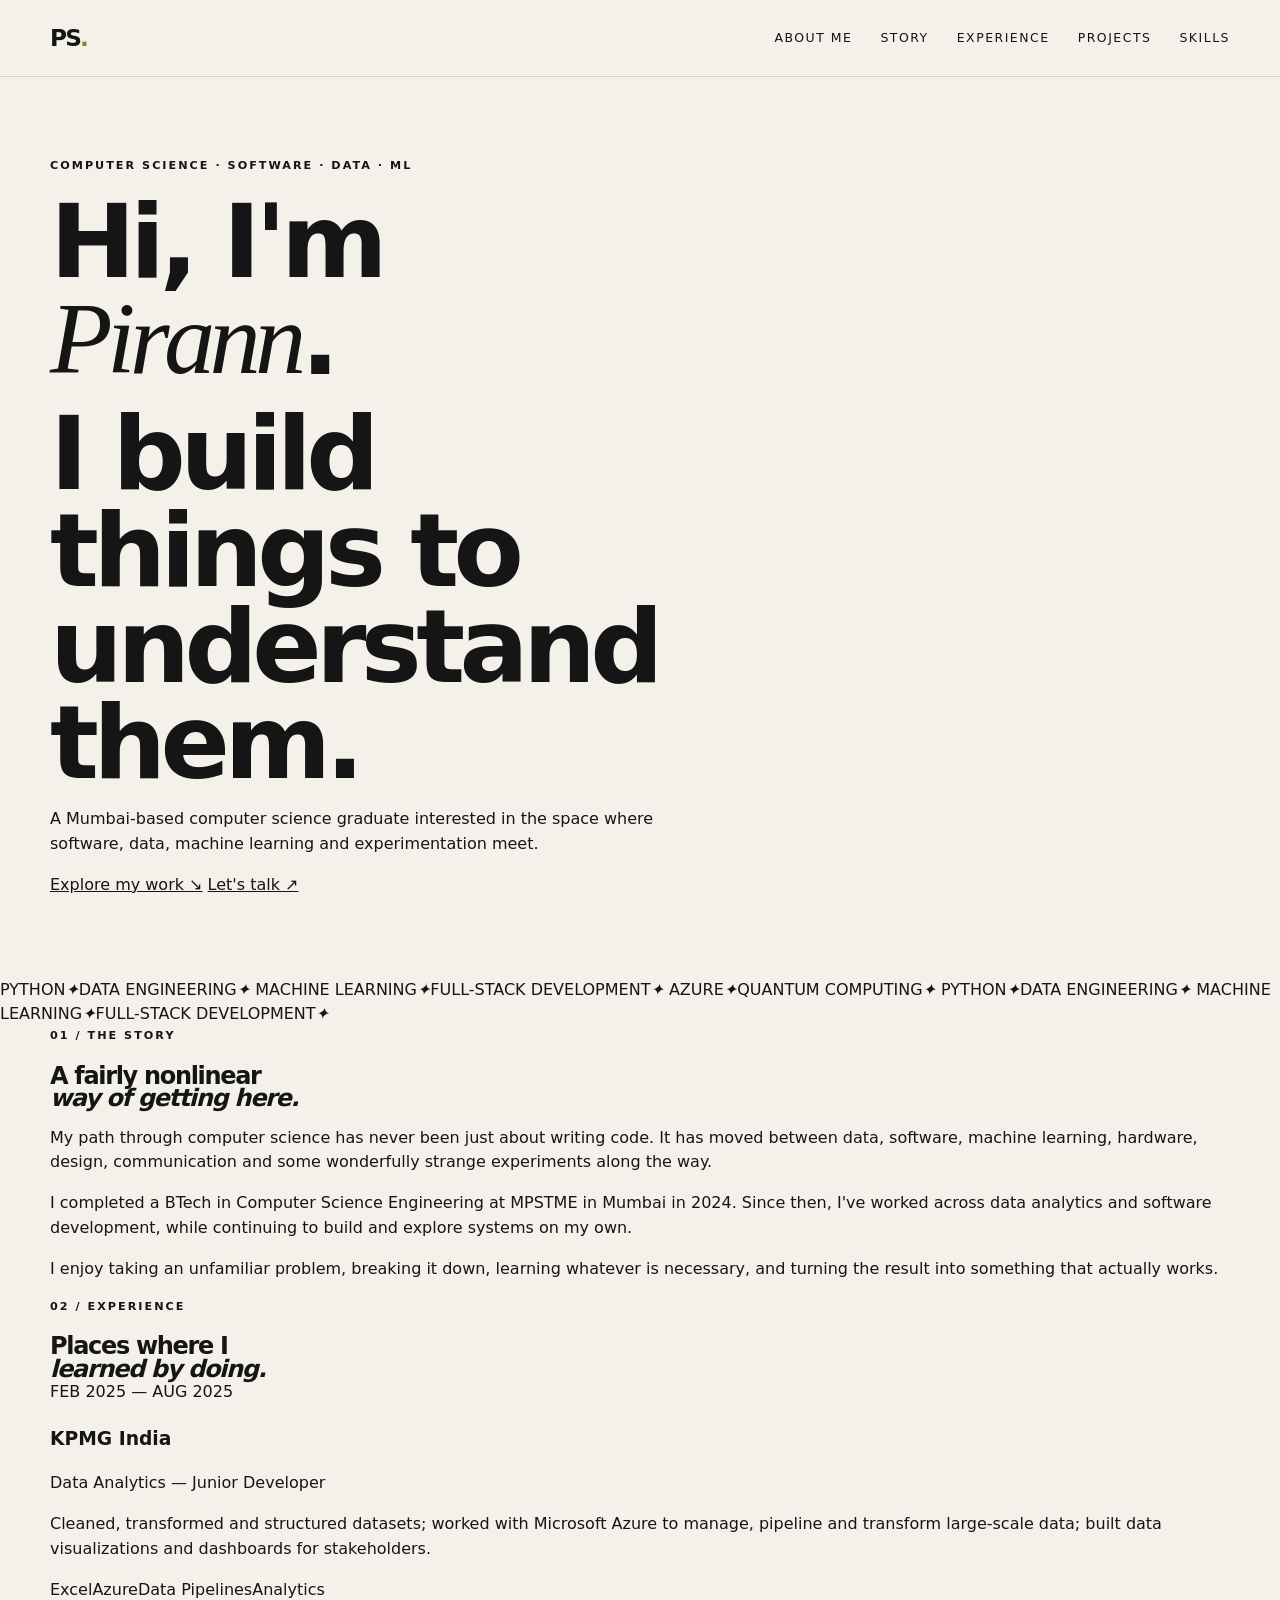
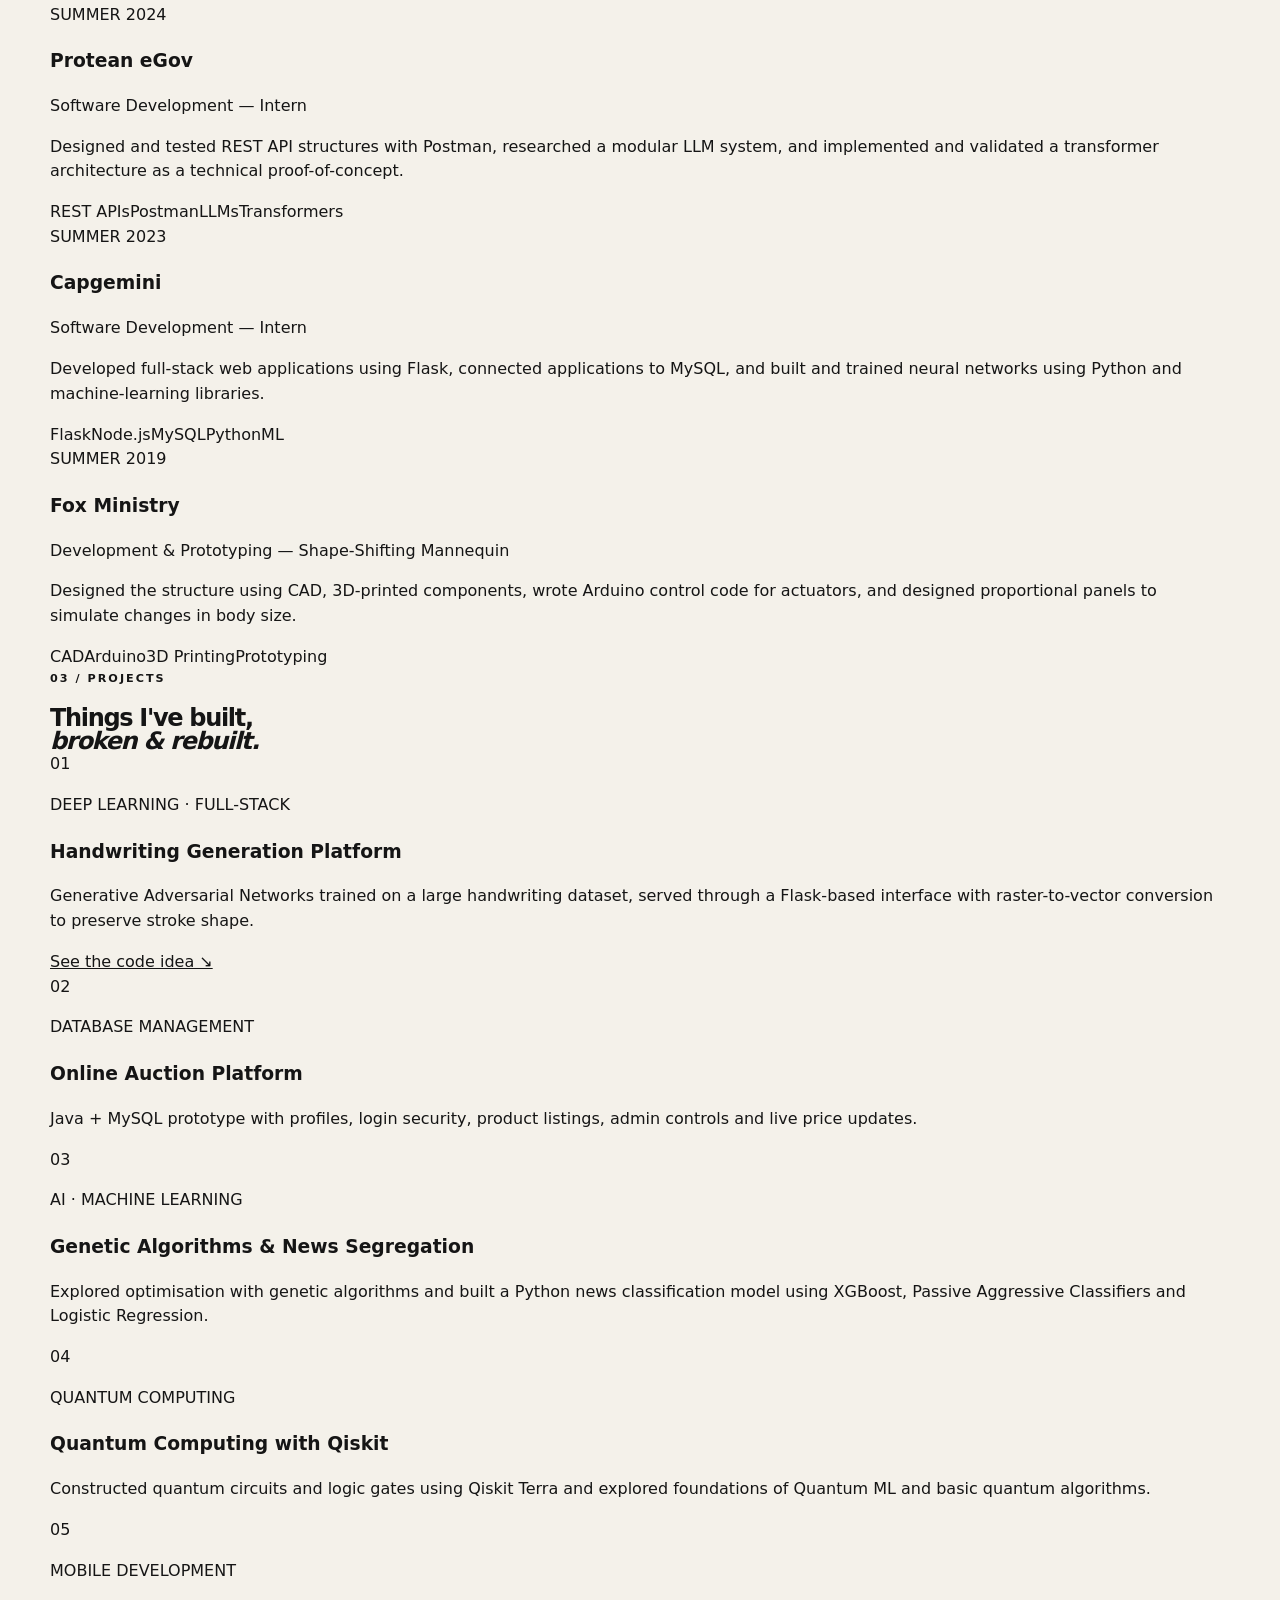
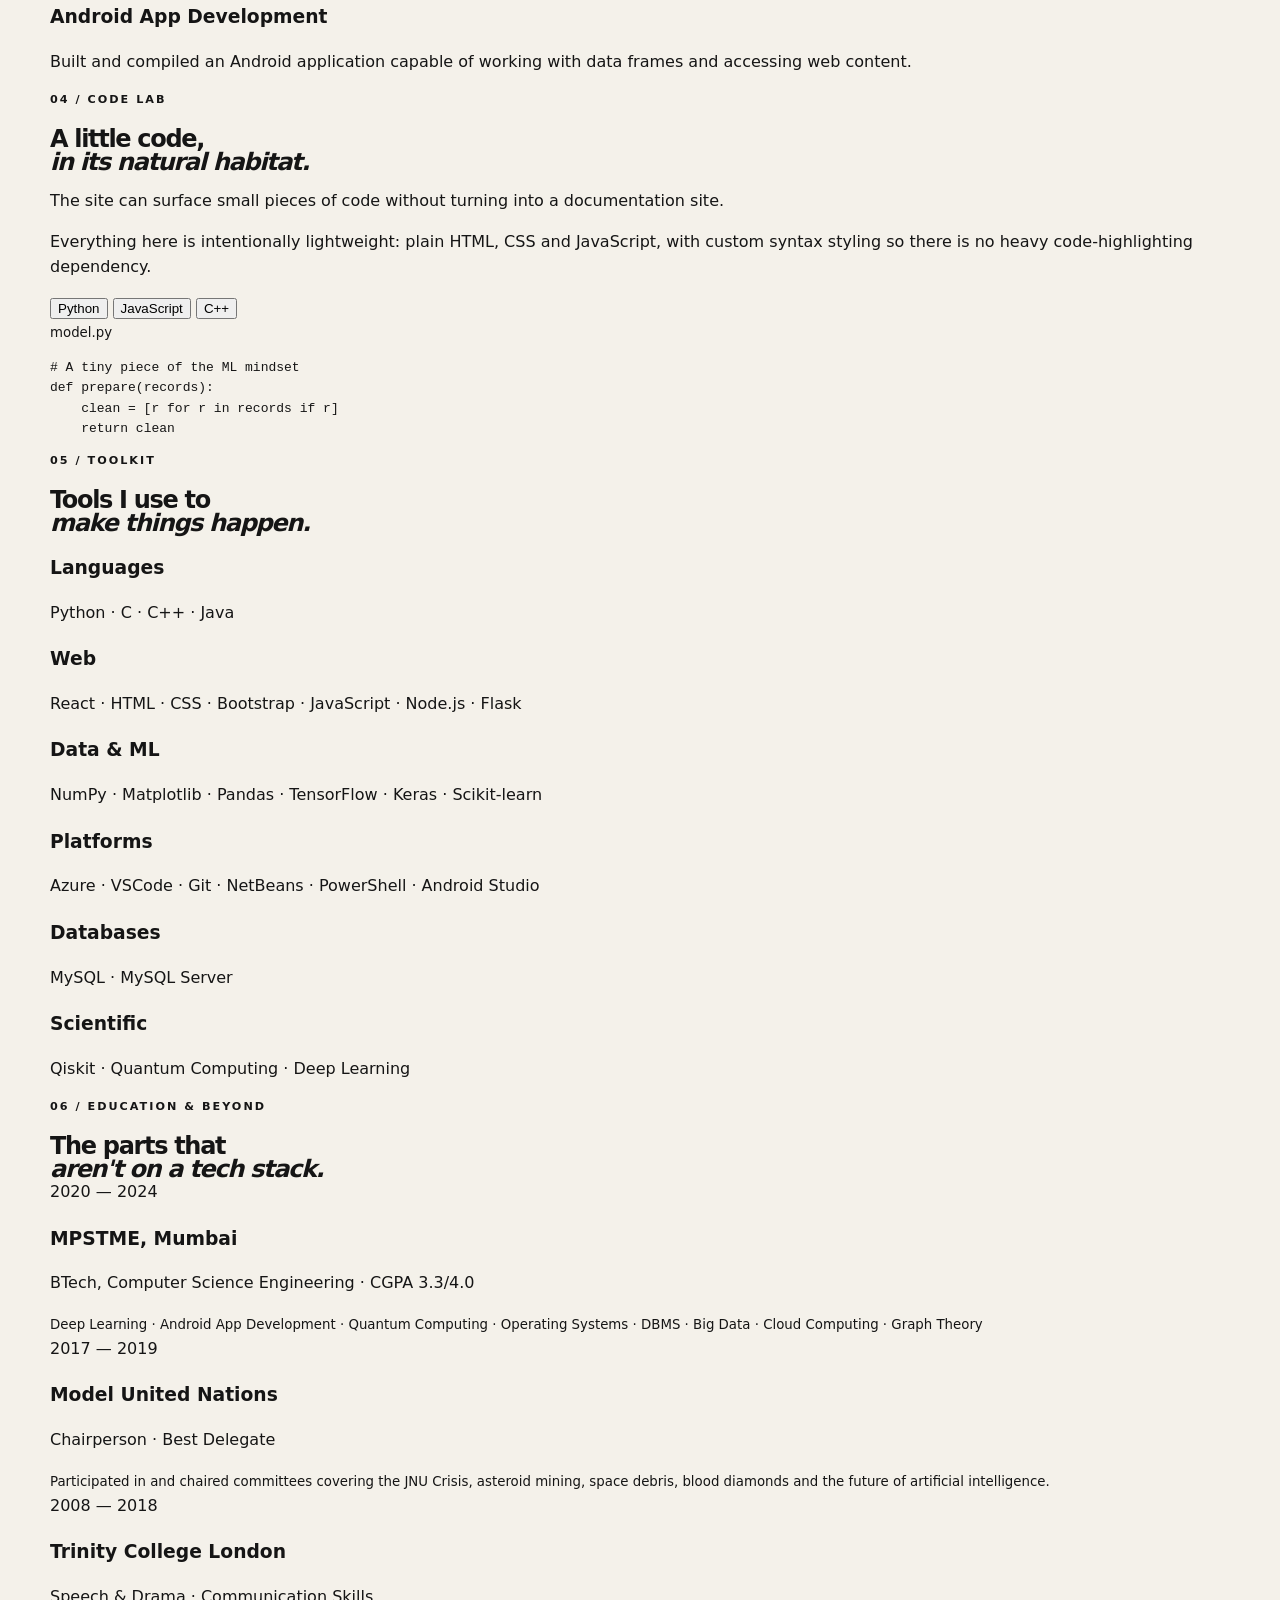
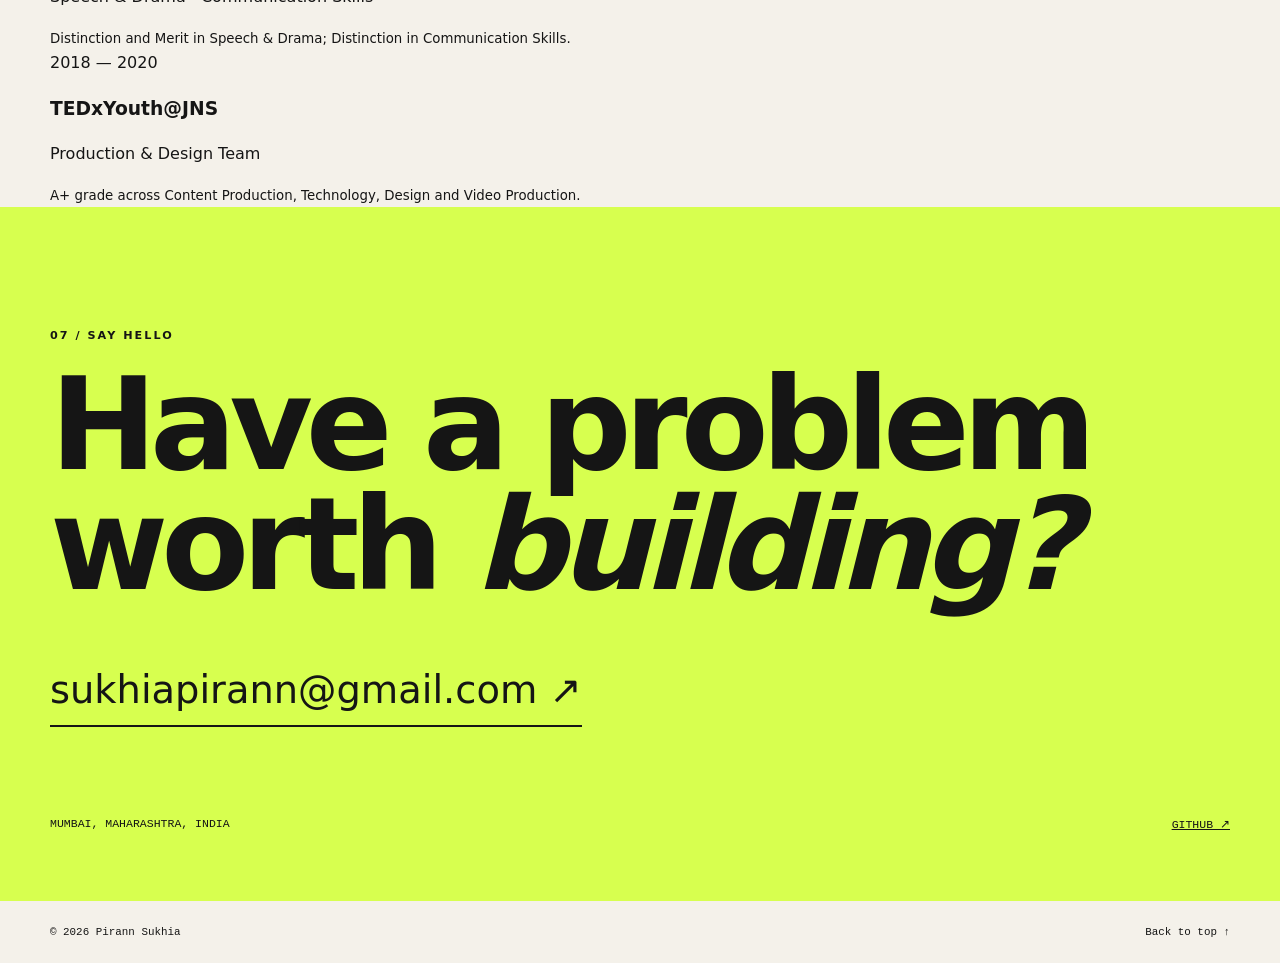
<file: dep/index.html>
<!DOCTYPE html>
<html lang="en">
<head>
  <meta charset="UTF-8">
  <meta name="viewport" content="width=device-width, initial-scale=1.0">
  <meta name="description" content="Pirann Sukhia — computer science, software development, data analytics, machine learning, and selected projects.">
  <title>Pirann S.</title>
  <link rel="icon" type="image/svg+xml" href="assets/favicon.svg">
  <link rel="stylesheet" href="styles/base.css">
  <link rel="stylesheet" href="styles/home.css">
  <link rel="stylesheet" href="styles/responsive.css">
</head>
<body>
  <header class="site-header" id="top">
    <nav class="nav container" aria-label="Primary navigation">
      <a class="brand" href="index.html">PS<span>.</span></a>
      <button class="nav-toggle" aria-label="Open navigation" aria-expanded="false">
        <span></span><span></span>
      </button>
      <div class="nav-links">
        <a href="pages/about.html">About Me</a>
        <a href="pages/story.html">Story</a>
        <a href="pages/experience.html">Experience</a>
        <a href="pages/projects.html">Projects</a>
        <a href="pages/skills.html">Skills</a>
      </div>
    </nav>
  </header>

  <main>
    <section class="hero container">
      <div class="hero-copy">
        <p class="eyebrow">COMPUTER SCIENCE · SOFTWARE · DATA · ML</p>
        <h1>Hi, I'm <span class="pirann-name" aria-label="Pirann, 3point1four"><span class="pirann-visual" aria-hidden="true"></span><span class="pirann-selectable">3point1four</span><span class="pirann-period" aria-hidden="true">.</span></span><br>I build things to<br>understand them.</h1>
        <p class="hero-text">
          A Mumbai-based computer science graduate interested in the space where
          software, data, machine learning and experimentation meet.
        </p>
        <div class="hero-actions">
          <a class="button button-primary" href="#projects">Explore my work <span>↘</span></a>
          <a class="text-link" href="mailto:sukhiapirann@gmail.com">Let's talk ↗</a>
        </div>
      </div>

      <!-- Orbit design temporarily disabled.
      <div class="hero-orbit" aria-hidden="true">
        <div class="orbit orbit-a"></div>
        <div class="orbit orbit-b"></div>
        <div class="orbit-core">PS</div>
        <span class="orbit-label label-python">PY</span>
        <span class="orbit-label label-data">DATA</span>
        <span class="orbit-label label-ml">ML</span>
        <span class="orbit-label label-code">CODE</span>
      </div>
      -->
    </section>

    <section class="ticker" aria-label="Areas of interest">
      <div class="ticker-track">
        <span>PYTHON</span><i>✦</i><span>DATA ENGINEERING</span><i>✦</i>
        <span>MACHINE LEARNING</span><i>✦</i><span>FULL-STACK DEVELOPMENT</span><i>✦</i>
        <span>AZURE</span><i>✦</i><span>QUANTUM COMPUTING</span><i>✦</i>
        <span>PYTHON</span><i>✦</i><span>DATA ENGINEERING</span><i>✦</i>
        <span>MACHINE LEARNING</span><i>✦</i><span>FULL-STACK DEVELOPMENT</span><i>✦</i>
      </div>
    </section>

    <section class="section container" id="story">
      <div class="section-heading">
        <p class="eyebrow">01 / THE STORY</p>
        <h2>A fairly nonlinear<br><em>way of getting here.</em></h2>
      </div>
      <div class="story-grid">
        <div class="story-intro">
          <p class="large-copy">
            My path through computer science has never been just about writing
            code. It has moved between data, software, machine learning,
            hardware, design, communication and some wonderfully strange
            experiments along the way.
          </p>
        </div>
        <div class="story-text">
          <p>
            I completed a BTech in Computer Science Engineering at MPSTME in
            Mumbai in 2024. Since then, I've worked across data analytics and
            software development, while continuing to build and explore systems
            on my own.
          </p>
          <p>
            I enjoy taking an unfamiliar problem, breaking it down, learning
            whatever is necessary, and turning the result into something that
            actually works.
          </p>
        </div>
      </div>
    </section>

    <section class="section section-dark" id="experience">
      <div class="container">
        <div class="section-heading light">
          <p class="eyebrow">02 / EXPERIENCE</p>
          <h2>Places where I<br><em>learned by doing.</em></h2>
        </div>

        <div class="timeline">
          <article class="timeline-item">
            <div class="timeline-date">FEB 2025 — AUG 2025</div>
            <div>
              <h3>KPMG India</h3>
              <p class="role">Data Analytics — Junior Developer</p>
              <p>Cleaned, transformed and structured datasets; worked with Microsoft Azure to manage, pipeline and transform large-scale data; built data visualizations and dashboards for stakeholders.</p>
              <div class="tag-row"><span>Excel</span><span>Azure</span><span>Data Pipelines</span><span>Analytics</span></div>
            </div>
          </article>

          <article class="timeline-item">
            <div class="timeline-date">SUMMER 2024</div>
            <div>
              <h3>Protean eGov</h3>
              <p class="role">Software Development — Intern</p>
              <p>Designed and tested REST API structures with Postman, researched a modular LLM system, and implemented and validated a transformer architecture as a technical proof-of-concept.</p>
              <div class="tag-row"><span>REST APIs</span><span>Postman</span><span>LLMs</span><span>Transformers</span></div>
            </div>
          </article>

          <article class="timeline-item">
            <div class="timeline-date">SUMMER 2023</div>
            <div>
              <h3>Capgemini</h3>
              <p class="role">Software Development — Intern</p>
              <p>Developed full-stack web applications using Flask, connected applications to MySQL, and built and trained neural networks using Python and machine-learning libraries.</p>
              <div class="tag-row"><span>Flask</span><span>Node.js</span><span>MySQL</span><span>Python</span><span>ML</span></div>
            </div>
          </article>

          <article class="timeline-item">
            <div class="timeline-date">SUMMER 2019</div>
            <div>
              <h3>Fox Ministry</h3>
              <p class="role">Development & Prototyping — Shape-Shifting Mannequin</p>
              <p>Designed the structure using CAD, 3D-printed components, wrote Arduino control code for actuators, and designed proportional panels to simulate changes in body size.</p>
              <div class="tag-row"><span>CAD</span><span>Arduino</span><span>3D Printing</span><span>Prototyping</span></div>
            </div>
          </article>
        </div>
      </div>
    </section>

    <section class="section container" id="projects">
      <div class="section-heading">
        <p class="eyebrow">03 / PROJECTS</p>
        <h2>Things I've built,<br><em>broken & rebuilt.</em></h2>
      </div>

      <div class="project-grid">
        <article class="project-card featured">
          <div class="project-number">01</div>
          <div>
            <p class="project-type">DEEP LEARNING · FULL-STACK</p>
            <h3>Handwriting Generation Platform</h3>
            <p>Generative Adversarial Networks trained on a large handwriting dataset, served through a Flask-based interface with raster-to-vector conversion to preserve stroke shape.</p>
            <a href="#code-lab">See the code idea ↘</a>
          </div>
        </article>

        <article class="project-card">
          <div class="project-number">02</div>
          <p class="project-type">DATABASE MANAGEMENT</p>
          <h3>Online Auction Platform</h3>
          <p>Java + MySQL prototype with profiles, login security, product listings, admin controls and live price updates.</p>
        </article>

        <article class="project-card">
          <div class="project-number">03</div>
          <p class="project-type">AI · MACHINE LEARNING</p>
          <h3>Genetic Algorithms & News Segregation</h3>
          <p>Explored optimisation with genetic algorithms and built a Python news classification model using XGBoost, Passive Aggressive Classifiers and Logistic Regression.</p>
        </article>

        <article class="project-card">
          <div class="project-number">04</div>
          <p class="project-type">QUANTUM COMPUTING</p>
          <h3>Quantum Computing with Qiskit</h3>
          <p>Constructed quantum circuits and logic gates using Qiskit Terra and explored foundations of Quantum ML and basic quantum algorithms.</p>
        </article>

        <article class="project-card">
          <div class="project-number">05</div>
          <p class="project-type">MOBILE DEVELOPMENT</p>
          <h3>Android App Development</h3>
          <p>Built and compiled an Android application capable of working with data frames and accessing web content.</p>
        </article>
      </div>
    </section>

    <section class="section code-section" id="code-lab">
      <div class="container">
        <div class="section-heading light">
          <p class="eyebrow">04 / CODE LAB</p>
          <h2>A little code,<br><em>in its natural habitat.</em></h2>
        </div>

        <div class="code-layout">
          <div class="code-copy">
            <p class="large-copy">The site can surface small pieces of code without turning into a documentation site.</p>
            <p>Everything here is intentionally lightweight: plain HTML, CSS and JavaScript, with custom syntax styling so there is no heavy code-highlighting dependency.</p>
            <div class="code-tabs" role="tablist">
              <button class="code-tab active" data-code="python" role="tab">Python</button>
              <button class="code-tab" data-code="javascript" role="tab">JavaScript</button>
              <button class="code-tab" data-code="cpp" role="tab">C++</button>
            </div>
          </div>

          <div class="code-window">
            <div class="window-bar"><span></span><span></span><span></span><small id="code-file">model.py</small></div>
            <pre><code id="code-output"></code></pre>
          </div>
        </div>
      </div>
    </section>

    <section class="section container" id="skills">
      <div class="section-heading">
        <p class="eyebrow">05 / TOOLKIT</p>
        <h2>Tools I use to<br><em>make things happen.</em></h2>
      </div>
      <div class="skills-grid">
        <div class="skill-group"><h3>Languages</h3><p>Python · C · C++ · Java</p></div>
        <div class="skill-group"><h3>Web</h3><p>React · HTML · CSS · Bootstrap · JavaScript · Node.js · Flask</p></div>
        <div class="skill-group"><h3>Data & ML</h3><p>NumPy · Matplotlib · Pandas · TensorFlow · Keras · Scikit-learn</p></div>
        <div class="skill-group"><h3>Platforms</h3><p>Azure · VSCode · Git · NetBeans · PowerShell · Android Studio</p></div>
        <div class="skill-group"><h3>Databases</h3><p>MySQL · MySQL Server</p></div>
        <div class="skill-group"><h3>Scientific</h3><p>Qiskit · Quantum Computing · Deep Learning</p></div>
      </div>
    </section>

    <section class="section container education">
      <div class="section-heading">
        <p class="eyebrow">06 / EDUCATION & BEYOND</p>
        <h2>The parts that<br><em>aren't on a tech stack.</em></h2>
      </div>
      <div class="education-grid">
        <div>
          <span class="year">2020 — 2024</span>
          <h3>MPSTME, Mumbai</h3>
          <p>BTech, Computer Science Engineering · CGPA 3.3/4.0</p>
          <small>Deep Learning · Android App Development · Quantum Computing · Operating Systems · DBMS · Big Data · Cloud Computing · Graph Theory</small>
        </div>
        <div>
          <span class="year">2017 — 2019</span>
          <h3>Model United Nations</h3>
          <p>Chairperson · Best Delegate</p>
          <small>Participated in and chaired committees covering the JNU Crisis, asteroid mining, space debris, blood diamonds and the future of artificial intelligence.</small>
        </div>
        <div>
          <span class="year">2008 — 2018</span>
          <h3>Trinity College London</h3>
          <p>Speech & Drama · Communication Skills</p>
          <small>Distinction and Merit in Speech & Drama; Distinction in Communication Skills.</small>
        </div>
        <div>
          <span class="year">2018 — 2020</span>
          <h3>TEDxYouth@JNS</h3>
          <p>Production & Design Team</p>
          <small>A+ grade across Content Production, Technology, Design and Video Production.</small>
        </div>
      </div>
    </section>

    <section class="contact-section" id="contact">
      <div class="container contact-inner">
        <p class="eyebrow">07 / SAY HELLO</p>
        <h2>Have a problem<br>worth <em>building?</em></h2>
        <a class="contact-email" href="mailto:sukhiapirann@gmail.com">sukhiapirann@gmail.com ↗</a>
        <div class="contact-meta">
          <span>Mumbai, Maharashtra, India</span>
          <a href="https://github.com/3Point1Four" target="_blank" rel="noreferrer">GitHub ↗</a>
        </div>
      </div>
    </section>
  </main>

  <footer class="footer container">
    <span>© <span id="year"></span> Pirann Sukhia</span>
    <a href="#top">Back to top ↑</a>
  </footer>

  <script src="scripts/core.js" defer></script>
  <script src="scripts/name.js" defer></script>
  <script src="scripts/code.js" defer></script>
</body>
</html>
</file>
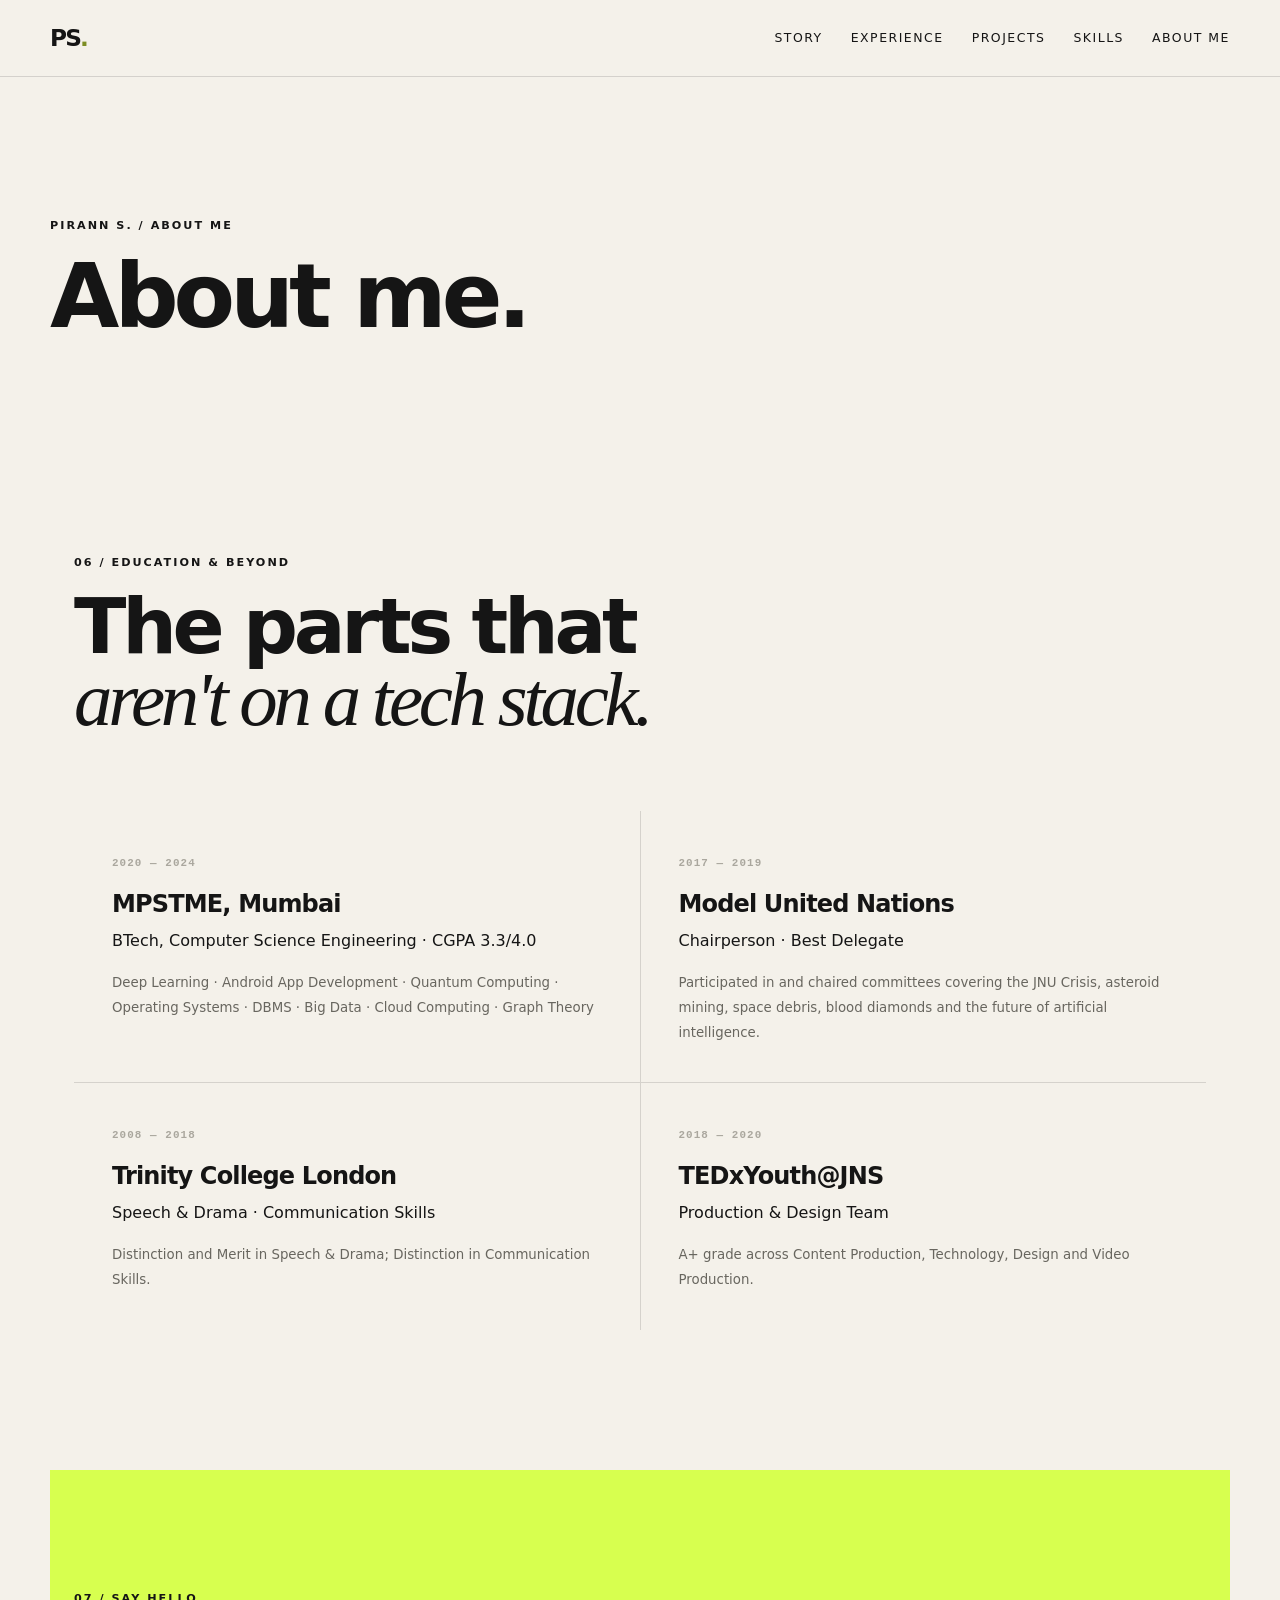
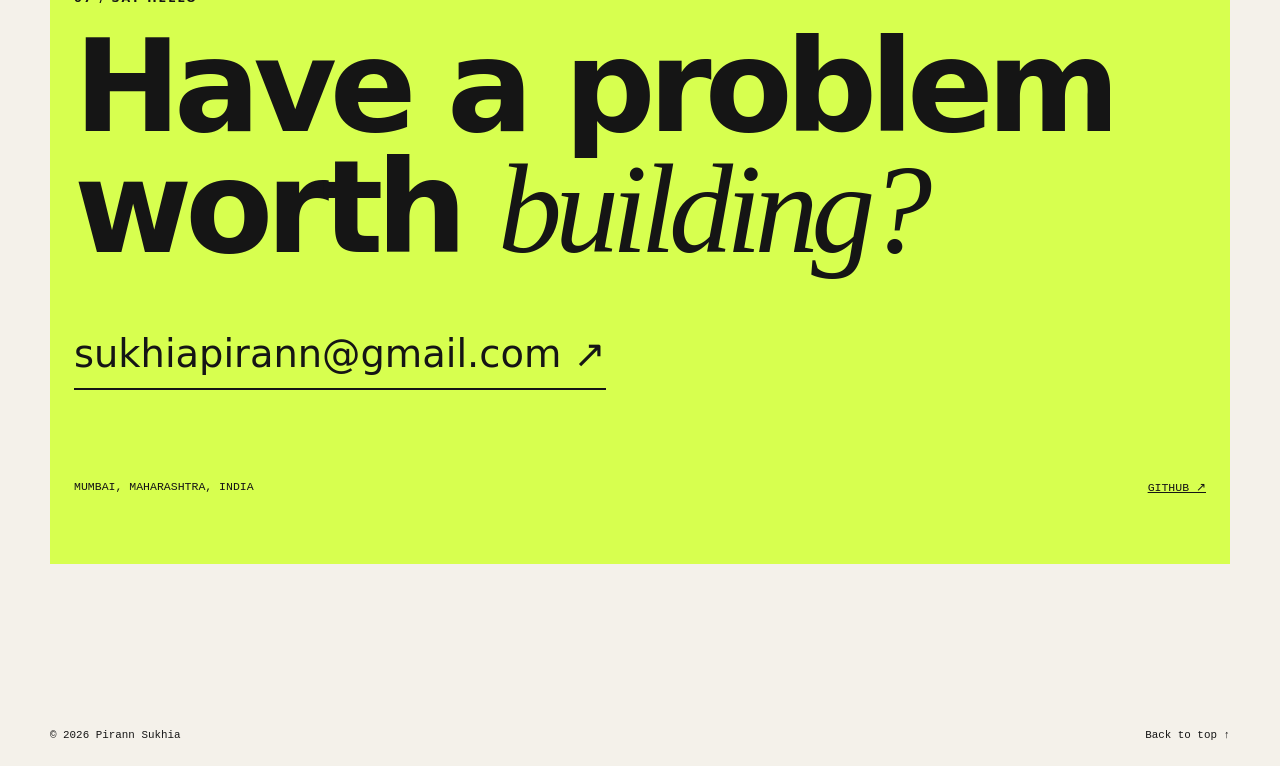
<file: about.html>
<!DOCTYPE html><html lang="en"><head><meta charset="UTF-8"><meta name="viewport" content="width=device-width, initial-scale=1.0"><meta name="description" content="Pirann S. — computer science, software, data and machine learning."><title>Pirann S.</title><link rel="icon" type="image/svg+xml" href="assets/favicon.svg">  <link rel="stylesheet" href="css/base.css">
  <link rel="stylesheet" href="css/hero.css">
  <link rel="stylesheet" href="css/name.css">
  <link rel="stylesheet" href="css/sections.css">
  <link rel="stylesheet" href="css/responsive.css"></head><body><header class="site-header" id="top"><nav class="nav container" aria-label="Primary navigation"><a class="brand" href="index.html">PS<span>.</span></a><button class="nav-toggle" aria-label="Open navigation" aria-expanded="false"><span></span><span></span></button><div class="nav-links"><a href="story.html">Story</a><a href="experience.html">Experience</a><a href="projects.html">Projects</a><a href="skills.html">Skills</a><a href="about.html">About me</a></div></nav></header><main><section class="section container"><div class="section-heading"><p class="eyebrow">PIRANN S. / ABOUT ME</p><h1 style="font-size:clamp(3rem,7vw,6.5rem);margin:0;letter-spacing:-.055em;line-height:.94;">About me.</h1></div><section class="section container education">
      <div class="section-heading">
        <p class="eyebrow">06 / EDUCATION & BEYOND</p>
        <h2>The parts that<br><em>aren't on a tech stack.</em></h2>
      </div>
      <div class="education-grid">
        <div>
          <span class="year">2020 — 2024</span>
          <h3>MPSTME, Mumbai</h3>
          <p>BTech, Computer Science Engineering · CGPA 3.3/4.0</p>
          <small>Deep Learning · Android App Development · Quantum Computing · Operating Systems · DBMS · Big Data · Cloud Computing · Graph Theory</small>
        </div>
        <div>
          <span class="year">2017 — 2019</span>
          <h3>Model United Nations</h3>
          <p>Chairperson · Best Delegate</p>
          <small>Participated in and chaired committees covering the JNU Crisis, asteroid mining, space debris, blood diamonds and the future of artificial intelligence.</small>
        </div>
        <div>
          <span class="year">2008 — 2018</span>
          <h3>Trinity College London</h3>
          <p>Speech & Drama · Communication Skills</p>
          <small>Distinction and Merit in Speech & Drama; Distinction in Communication Skills.</small>
        </div>
        <div>
          <span class="year">2018 — 2020</span>
          <h3>TEDxYouth@JNS</h3>
          <p>Production & Design Team</p>
          <small>A+ grade across Content Production, Technology, Design and Video Production.</small>
        </div>
      </div>
    </section><section class="contact-section" id="contact">
      <div class="container contact-inner">
        <p class="eyebrow">07 / SAY HELLO</p>
        <h2>Have a problem<br>worth <em>building?</em></h2>
        <a class="contact-email" href="mailto:sukhiapirann@gmail.com">sukhiapirann@gmail.com ↗</a>
        <div class="contact-meta">
          <span>Mumbai, Maharashtra, India</span>
          <a href="https://github.com/3Point1Four" target="_blank" rel="noreferrer">GitHub ↗</a>
        </div>
      </div>
    </section></section></main><footer class="footer container"><span>© <span id="year"></span> Pirann Sukhia</span><a href="#top">Back to top ↑</a></footer><script src="js/navigation.js" defer></script><script src="js/main.js" defer></script></body></html>
</file>
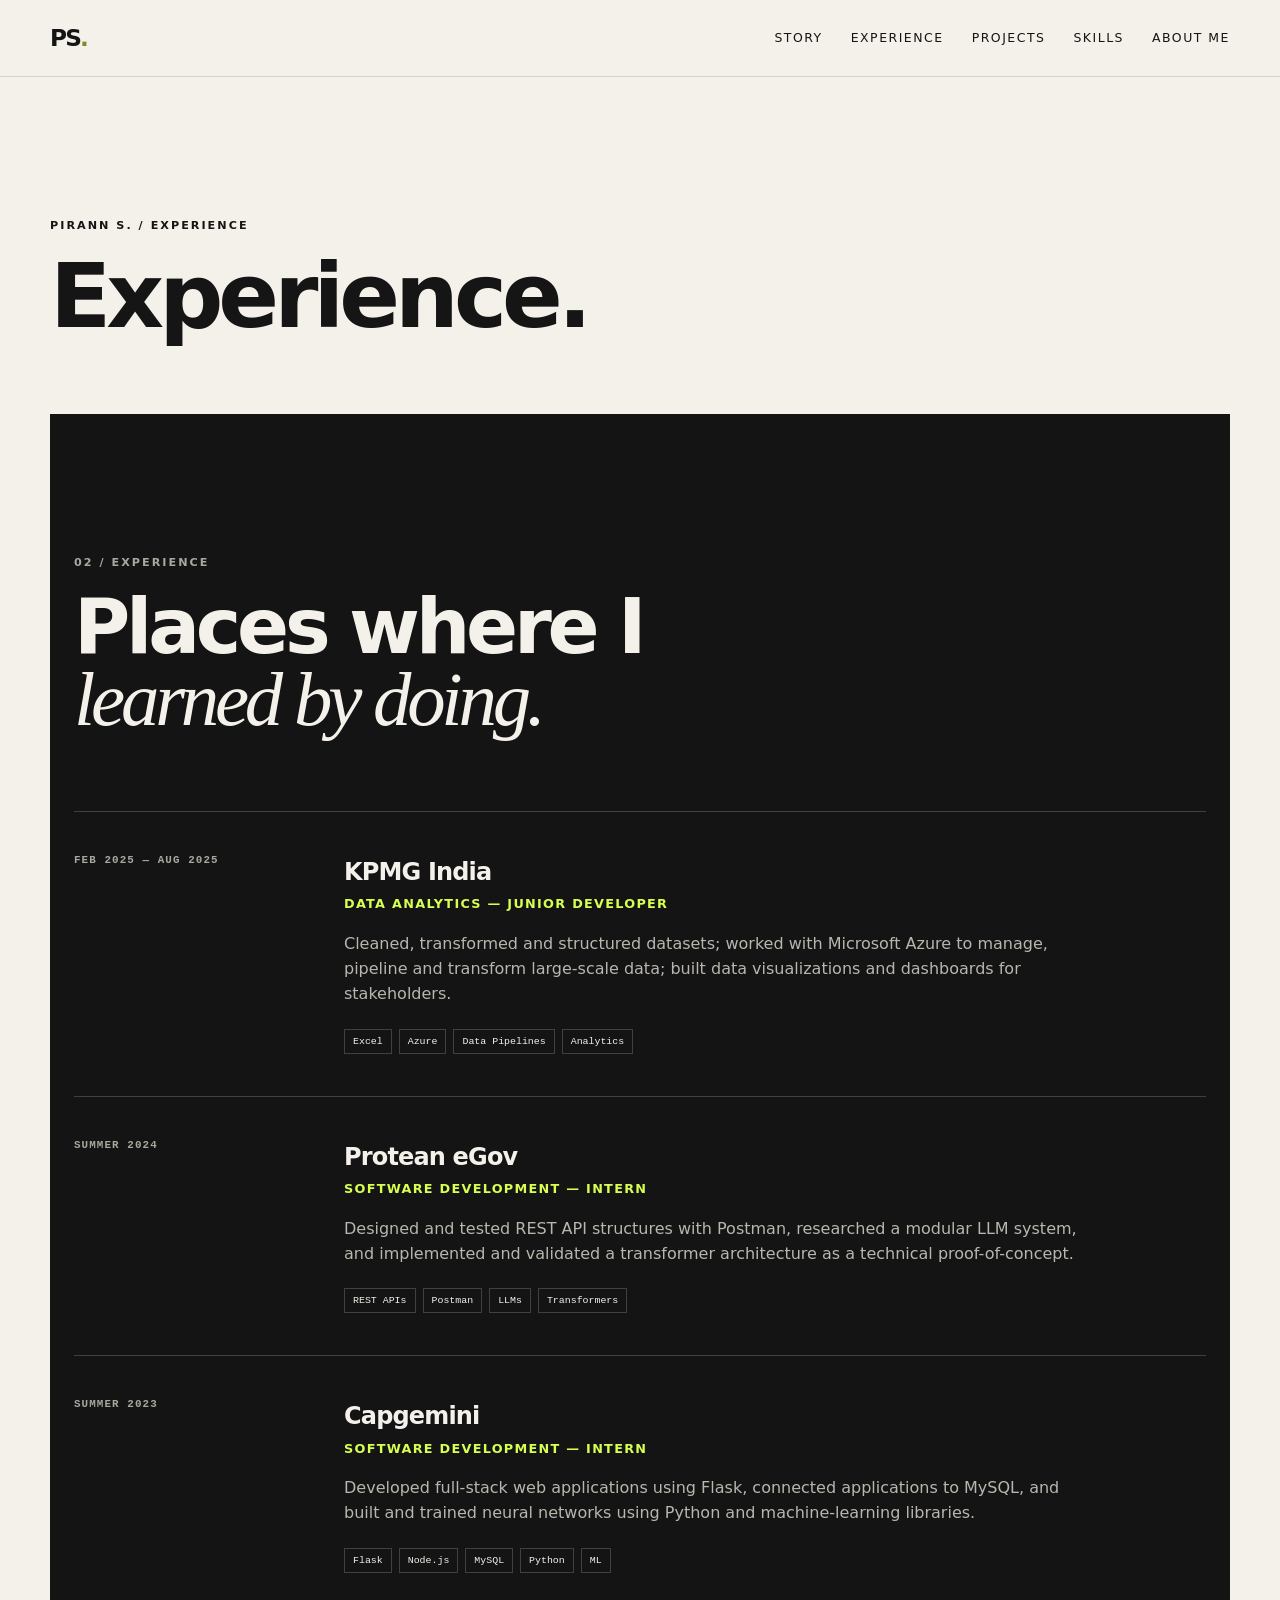
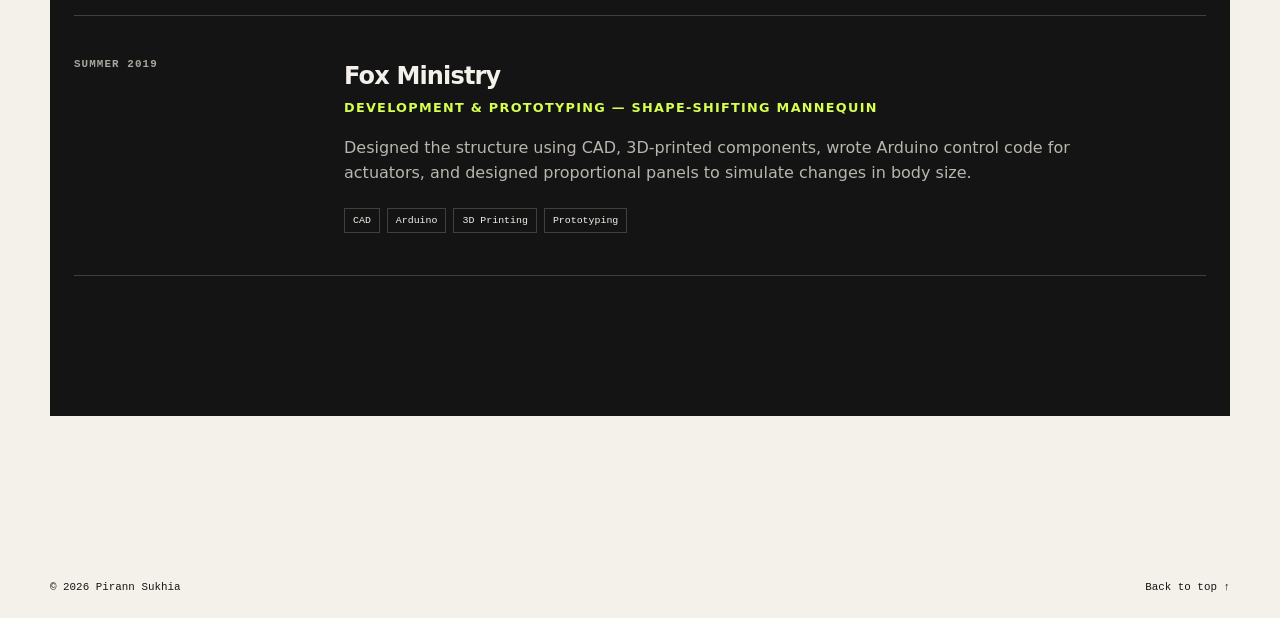
<file: experience.html>
<!DOCTYPE html><html lang="en"><head><meta charset="UTF-8"><meta name="viewport" content="width=device-width, initial-scale=1.0"><meta name="description" content="Pirann S. — computer science, software, data and machine learning."><title>Pirann S.</title><link rel="icon" type="image/svg+xml" href="assets/favicon.svg">  <link rel="stylesheet" href="css/base.css">
  <link rel="stylesheet" href="css/hero.css">
  <link rel="stylesheet" href="css/name.css">
  <link rel="stylesheet" href="css/sections.css">
  <link rel="stylesheet" href="css/responsive.css"></head><body><header class="site-header" id="top"><nav class="nav container" aria-label="Primary navigation"><a class="brand" href="index.html">PS<span>.</span></a><button class="nav-toggle" aria-label="Open navigation" aria-expanded="false"><span></span><span></span></button><div class="nav-links"><a href="story.html">Story</a><a href="experience.html">Experience</a><a href="projects.html">Projects</a><a href="skills.html">Skills</a><a href="about.html">About me</a></div></nav></header><main><section class="section container"><div class="section-heading"><p class="eyebrow">PIRANN S. / EXPERIENCE</p><h1 style="font-size:clamp(3rem,7vw,6.5rem);margin:0;letter-spacing:-.055em;line-height:.94;">Experience.</h1></div><section class="section section-dark" id="experience">
      <div class="container">
        <div class="section-heading light">
          <p class="eyebrow">02 / EXPERIENCE</p>
          <h2>Places where I<br><em>learned by doing.</em></h2>
        </div>

        <div class="timeline">
          <article class="timeline-item">
            <div class="timeline-date">FEB 2025 — AUG 2025</div>
            <div>
              <h3>KPMG India</h3>
              <p class="role">Data Analytics — Junior Developer</p>
              <p>Cleaned, transformed and structured datasets; worked with Microsoft Azure to manage, pipeline and transform large-scale data; built data visualizations and dashboards for stakeholders.</p>
              <div class="tag-row"><span>Excel</span><span>Azure</span><span>Data Pipelines</span><span>Analytics</span></div>
            </div>
          </article>

          <article class="timeline-item">
            <div class="timeline-date">SUMMER 2024</div>
            <div>
              <h3>Protean eGov</h3>
              <p class="role">Software Development — Intern</p>
              <p>Designed and tested REST API structures with Postman, researched a modular LLM system, and implemented and validated a transformer architecture as a technical proof-of-concept.</p>
              <div class="tag-row"><span>REST APIs</span><span>Postman</span><span>LLMs</span><span>Transformers</span></div>
            </div>
          </article>

          <article class="timeline-item">
            <div class="timeline-date">SUMMER 2023</div>
            <div>
              <h3>Capgemini</h3>
              <p class="role">Software Development — Intern</p>
              <p>Developed full-stack web applications using Flask, connected applications to MySQL, and built and trained neural networks using Python and machine-learning libraries.</p>
              <div class="tag-row"><span>Flask</span><span>Node.js</span><span>MySQL</span><span>Python</span><span>ML</span></div>
            </div>
          </article>

          <article class="timeline-item">
            <div class="timeline-date">SUMMER 2019</div>
            <div>
              <h3>Fox Ministry</h3>
              <p class="role">Development & Prototyping — Shape-Shifting Mannequin</p>
              <p>Designed the structure using CAD, 3D-printed components, wrote Arduino control code for actuators, and designed proportional panels to simulate changes in body size.</p>
              <div class="tag-row"><span>CAD</span><span>Arduino</span><span>3D Printing</span><span>Prototyping</span></div>
            </div>
          </article>
        </div>
      </div>
    </section></section></main><footer class="footer container"><span>© <span id="year"></span> Pirann Sukhia</span><a href="#top">Back to top ↑</a></footer><script src="js/navigation.js" defer></script><script src="js/main.js" defer></script></body></html>
</file>
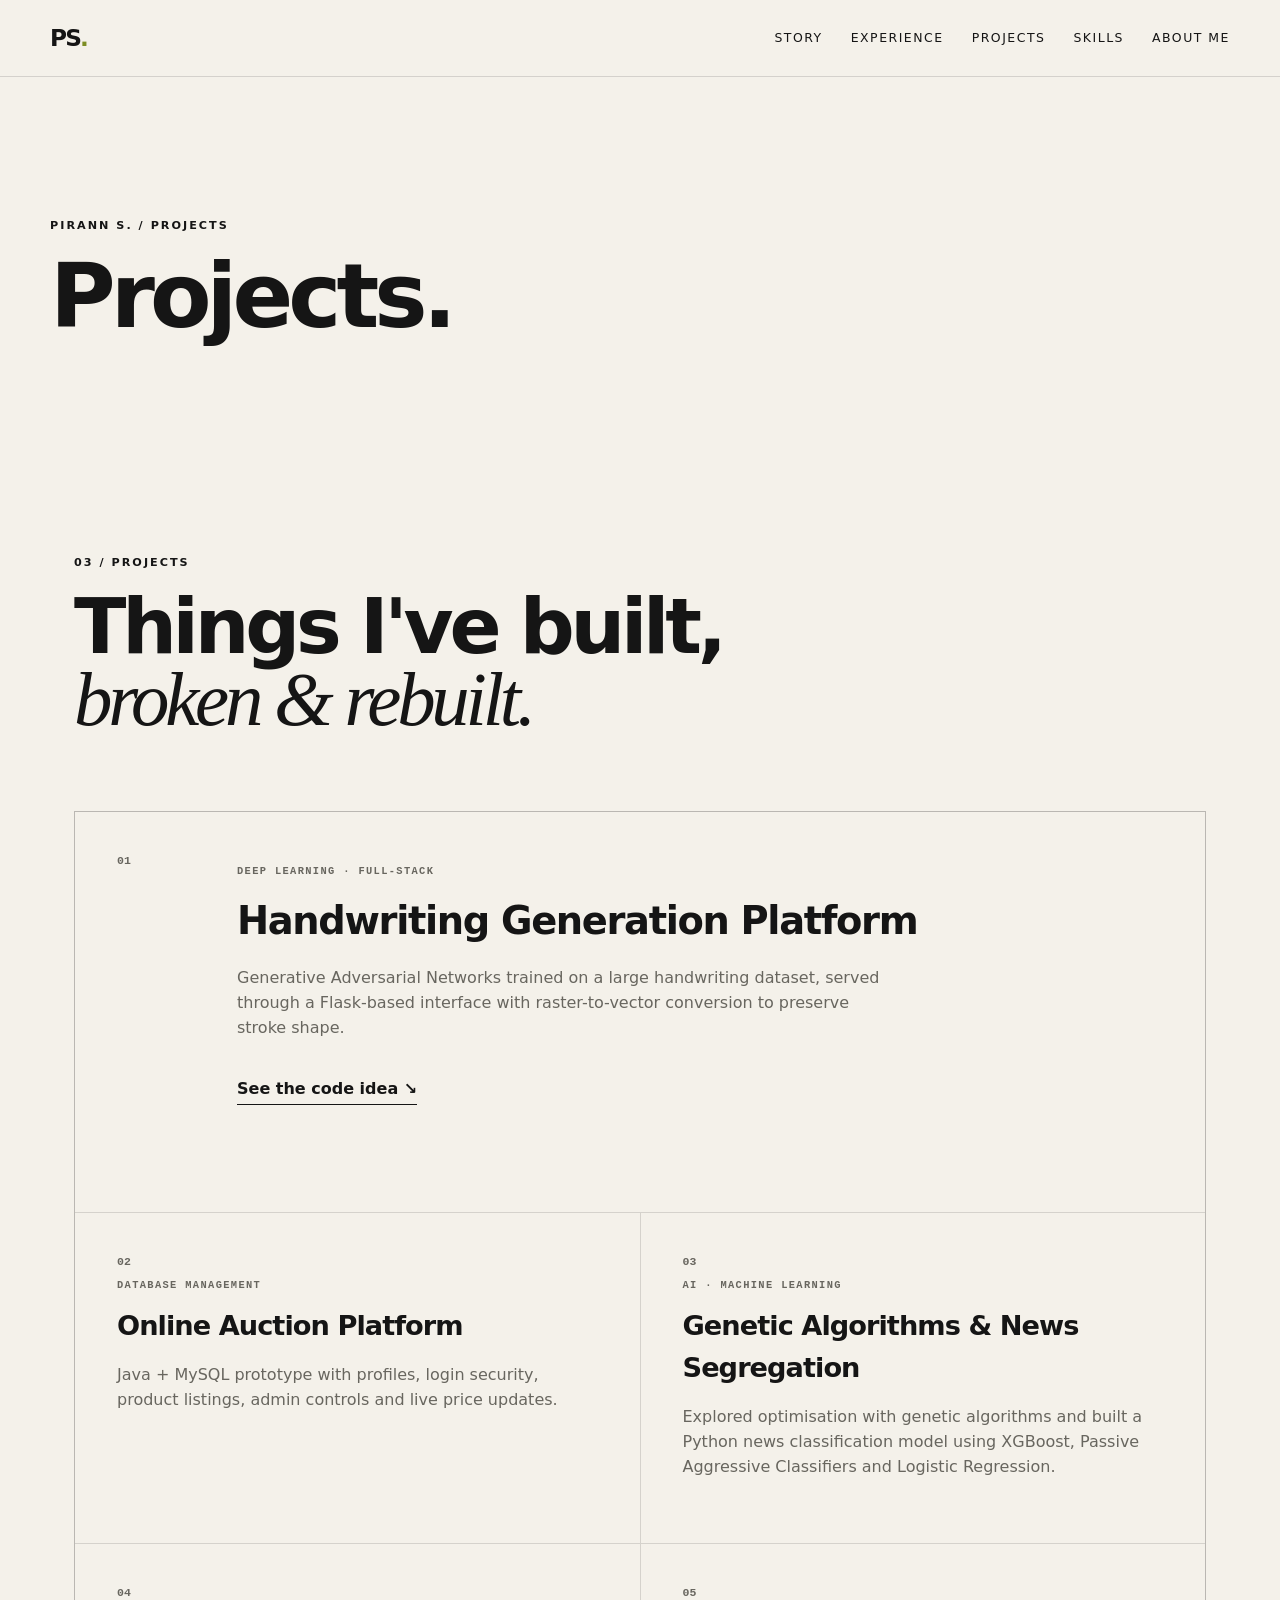
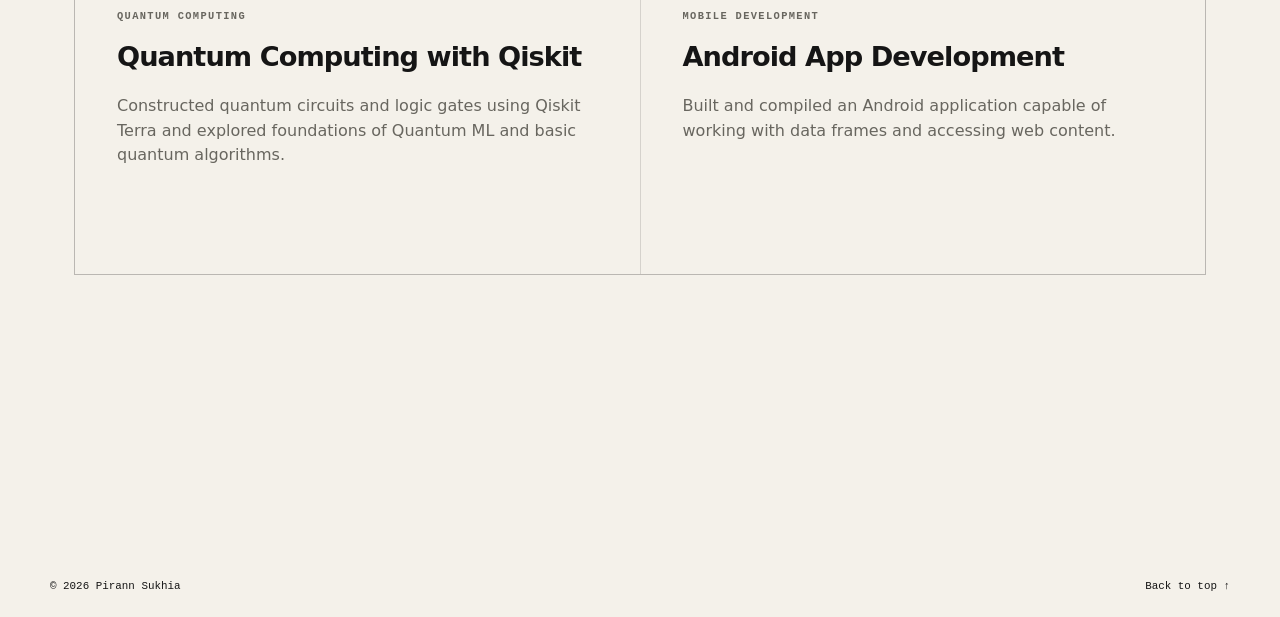
<file: projects.html>
<!DOCTYPE html><html lang="en"><head><meta charset="UTF-8"><meta name="viewport" content="width=device-width, initial-scale=1.0"><meta name="description" content="Pirann S. — computer science, software, data and machine learning."><title>Pirann S.</title><link rel="icon" type="image/svg+xml" href="assets/favicon.svg">  <link rel="stylesheet" href="css/base.css">
  <link rel="stylesheet" href="css/hero.css">
  <link rel="stylesheet" href="css/name.css">
  <link rel="stylesheet" href="css/sections.css">
  <link rel="stylesheet" href="css/responsive.css"></head><body><header class="site-header" id="top"><nav class="nav container" aria-label="Primary navigation"><a class="brand" href="index.html">PS<span>.</span></a><button class="nav-toggle" aria-label="Open navigation" aria-expanded="false"><span></span><span></span></button><div class="nav-links"><a href="story.html">Story</a><a href="experience.html">Experience</a><a href="projects.html">Projects</a><a href="skills.html">Skills</a><a href="about.html">About me</a></div></nav></header><main><section class="section container"><div class="section-heading"><p class="eyebrow">PIRANN S. / PROJECTS</p><h1 style="font-size:clamp(3rem,7vw,6.5rem);margin:0;letter-spacing:-.055em;line-height:.94;">Projects.</h1></div><section class="section container" id="projects">
      <div class="section-heading">
        <p class="eyebrow">03 / PROJECTS</p>
        <h2>Things I've built,<br><em>broken & rebuilt.</em></h2>
      </div>

      <div class="project-grid">
        <article class="project-card featured">
          <div class="project-number">01</div>
          <div>
            <p class="project-type">DEEP LEARNING · FULL-STACK</p>
            <h3>Handwriting Generation Platform</h3>
            <p>Generative Adversarial Networks trained on a large handwriting dataset, served through a Flask-based interface with raster-to-vector conversion to preserve stroke shape.</p>
            <a href="#code-lab">See the code idea ↘</a>
          </div>
        </article>

        <article class="project-card">
          <div class="project-number">02</div>
          <p class="project-type">DATABASE MANAGEMENT</p>
          <h3>Online Auction Platform</h3>
          <p>Java + MySQL prototype with profiles, login security, product listings, admin controls and live price updates.</p>
        </article>

        <article class="project-card">
          <div class="project-number">03</div>
          <p class="project-type">AI · MACHINE LEARNING</p>
          <h3>Genetic Algorithms & News Segregation</h3>
          <p>Explored optimisation with genetic algorithms and built a Python news classification model using XGBoost, Passive Aggressive Classifiers and Logistic Regression.</p>
        </article>

        <article class="project-card">
          <div class="project-number">04</div>
          <p class="project-type">QUANTUM COMPUTING</p>
          <h3>Quantum Computing with Qiskit</h3>
          <p>Constructed quantum circuits and logic gates using Qiskit Terra and explored foundations of Quantum ML and basic quantum algorithms.</p>
        </article>

        <article class="project-card">
          <div class="project-number">05</div>
          <p class="project-type">MOBILE DEVELOPMENT</p>
          <h3>Android App Development</h3>
          <p>Built and compiled an Android application capable of working with data frames and accessing web content.</p>
        </article>
      </div>
    </section></section></main><footer class="footer container"><span>© <span id="year"></span> Pirann Sukhia</span><a href="#top">Back to top ↑</a></footer><script src="js/navigation.js" defer></script><script src="js/main.js" defer></script></body></html>
</file>
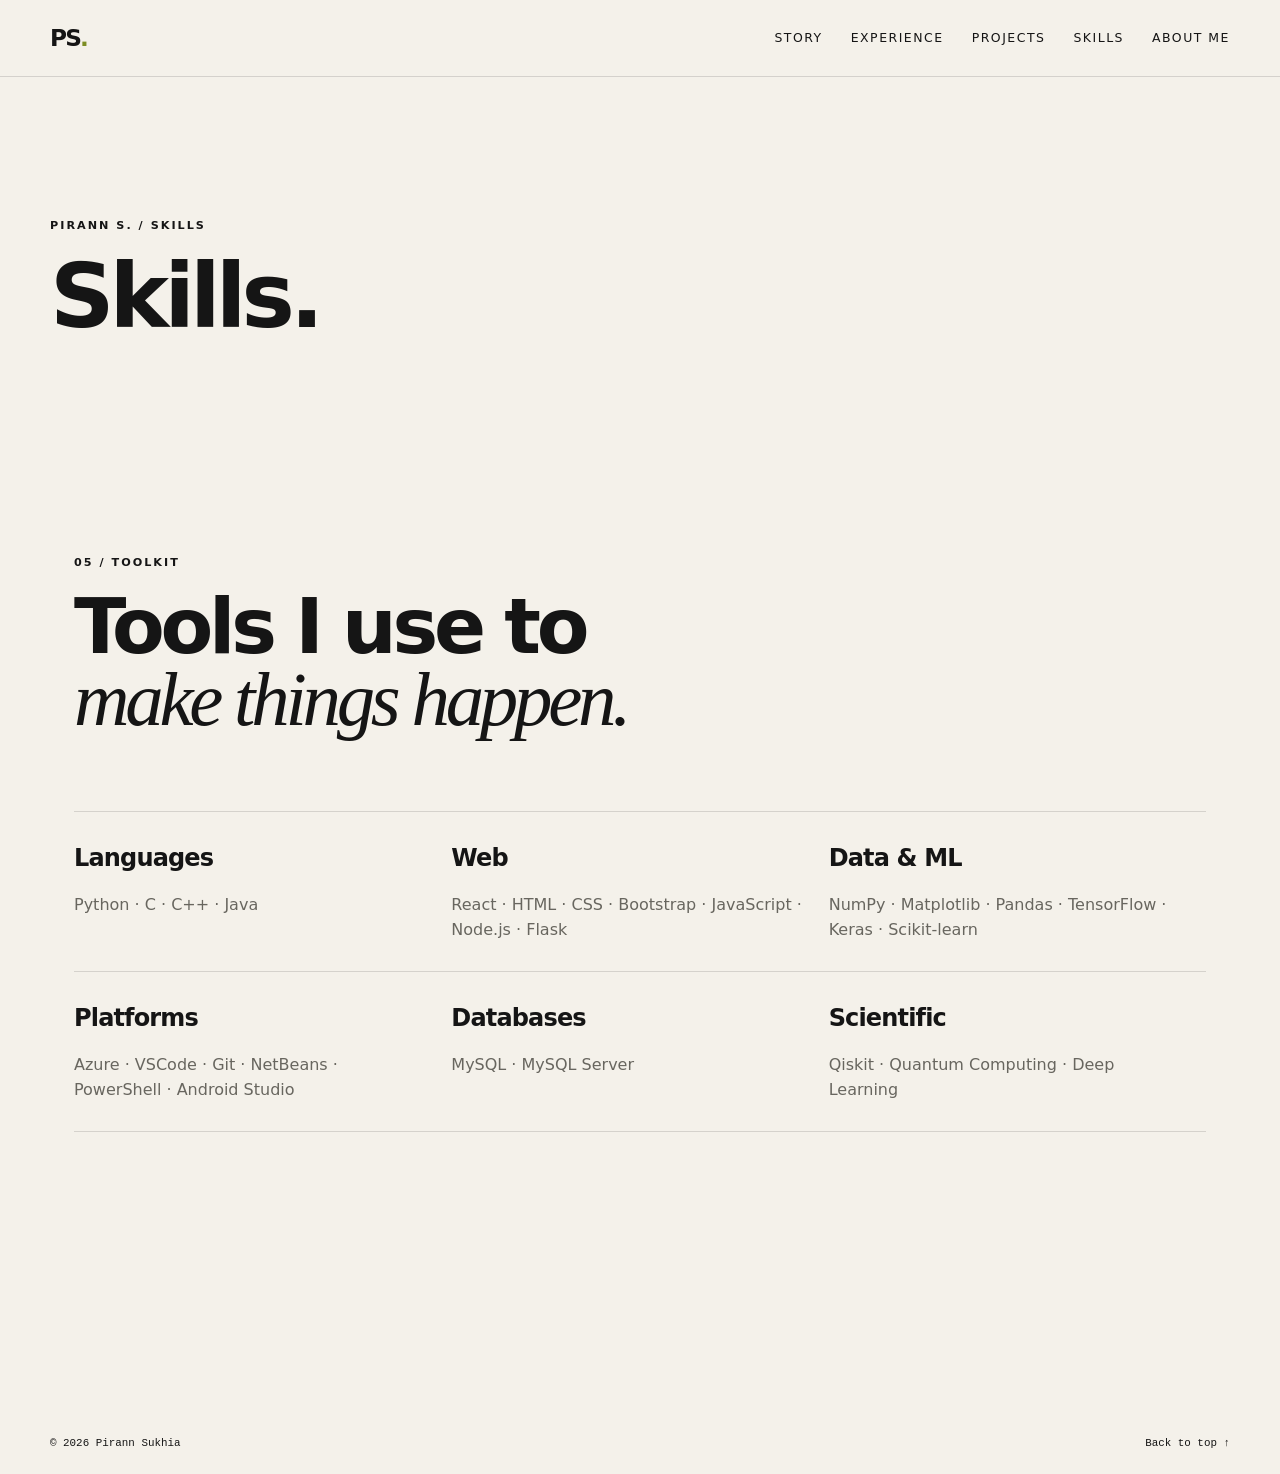
<file: skills.html>
<!DOCTYPE html><html lang="en"><head><meta charset="UTF-8"><meta name="viewport" content="width=device-width, initial-scale=1.0"><meta name="description" content="Pirann S. — computer science, software, data and machine learning."><title>Pirann S.</title><link rel="icon" type="image/svg+xml" href="assets/favicon.svg">  <link rel="stylesheet" href="css/base.css">
  <link rel="stylesheet" href="css/hero.css">
  <link rel="stylesheet" href="css/name.css">
  <link rel="stylesheet" href="css/sections.css">
  <link rel="stylesheet" href="css/responsive.css"></head><body><header class="site-header" id="top"><nav class="nav container" aria-label="Primary navigation"><a class="brand" href="index.html">PS<span>.</span></a><button class="nav-toggle" aria-label="Open navigation" aria-expanded="false"><span></span><span></span></button><div class="nav-links"><a href="story.html">Story</a><a href="experience.html">Experience</a><a href="projects.html">Projects</a><a href="skills.html">Skills</a><a href="about.html">About me</a></div></nav></header><main><section class="section container"><div class="section-heading"><p class="eyebrow">PIRANN S. / SKILLS</p><h1 style="font-size:clamp(3rem,7vw,6.5rem);margin:0;letter-spacing:-.055em;line-height:.94;">Skills.</h1></div><section class="section container" id="skills">
      <div class="section-heading">
        <p class="eyebrow">05 / TOOLKIT</p>
        <h2>Tools I use to<br><em>make things happen.</em></h2>
      </div>
      <div class="skills-grid">
        <div class="skill-group"><h3>Languages</h3><p>Python · C · C++ · Java</p></div>
        <div class="skill-group"><h3>Web</h3><p>React · HTML · CSS · Bootstrap · JavaScript · Node.js · Flask</p></div>
        <div class="skill-group"><h3>Data & ML</h3><p>NumPy · Matplotlib · Pandas · TensorFlow · Keras · Scikit-learn</p></div>
        <div class="skill-group"><h3>Platforms</h3><p>Azure · VSCode · Git · NetBeans · PowerShell · Android Studio</p></div>
        <div class="skill-group"><h3>Databases</h3><p>MySQL · MySQL Server</p></div>
        <div class="skill-group"><h3>Scientific</h3><p>Qiskit · Quantum Computing · Deep Learning</p></div>
      </div>
    </section></section></main><footer class="footer container"><span>© <span id="year"></span> Pirann Sukhia</span><a href="#top">Back to top ↑</a></footer><script src="js/navigation.js" defer></script><script src="js/main.js" defer></script></body></html>
</file>
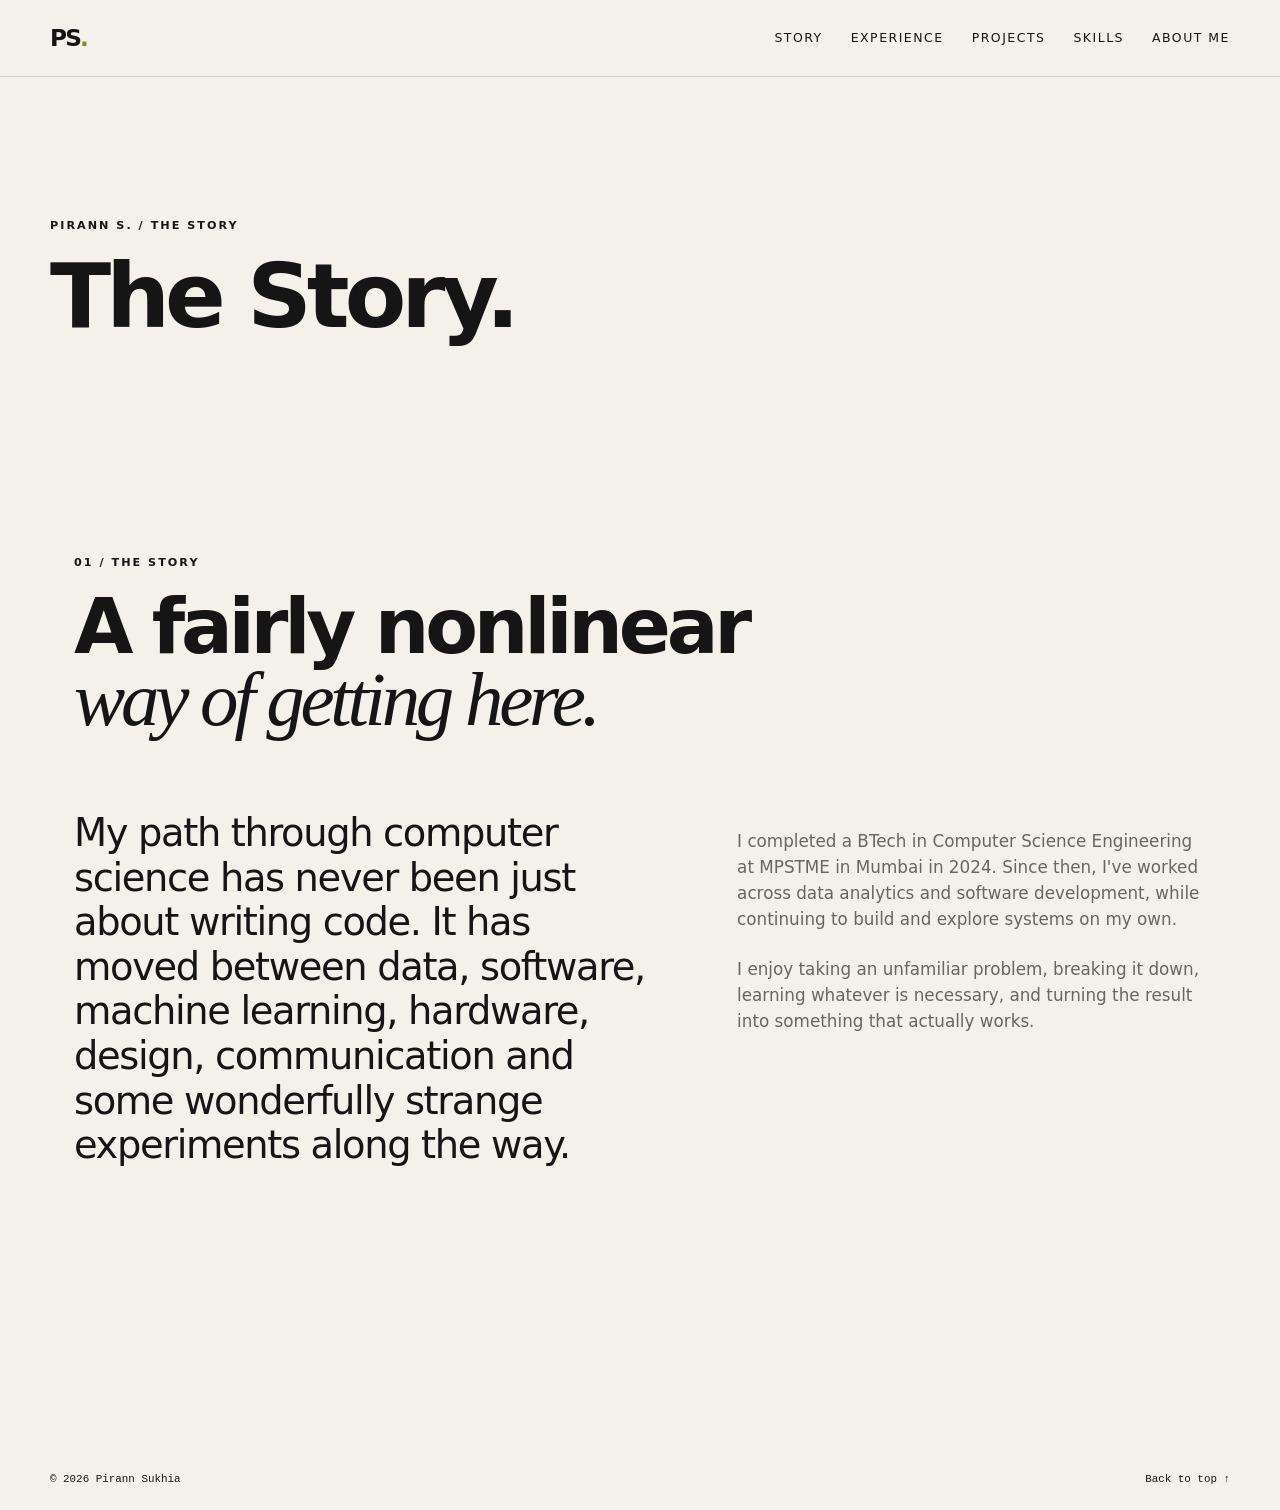
<file: story.html>
<!DOCTYPE html><html lang="en"><head><meta charset="UTF-8"><meta name="viewport" content="width=device-width, initial-scale=1.0"><meta name="description" content="Pirann S. — computer science, software, data and machine learning."><title>Pirann S.</title><link rel="icon" type="image/svg+xml" href="assets/favicon.svg">  <link rel="stylesheet" href="css/base.css">
  <link rel="stylesheet" href="css/hero.css">
  <link rel="stylesheet" href="css/name.css">
  <link rel="stylesheet" href="css/sections.css">
  <link rel="stylesheet" href="css/responsive.css"></head><body><header class="site-header" id="top"><nav class="nav container" aria-label="Primary navigation"><a class="brand" href="index.html">PS<span>.</span></a><button class="nav-toggle" aria-label="Open navigation" aria-expanded="false"><span></span><span></span></button><div class="nav-links"><a href="story.html">Story</a><a href="experience.html">Experience</a><a href="projects.html">Projects</a><a href="skills.html">Skills</a><a href="about.html">About me</a></div></nav></header><main><section class="section container"><div class="section-heading"><p class="eyebrow">PIRANN S. / THE STORY</p><h1 style="font-size:clamp(3rem,7vw,6.5rem);margin:0;letter-spacing:-.055em;line-height:.94;">The Story.</h1></div><section class="section container" id="story">
      <div class="section-heading">
        <p class="eyebrow">01 / THE STORY</p>
        <h2>A fairly nonlinear<br><em>way of getting here.</em></h2>
      </div>
      <div class="story-grid">
        <div class="story-intro">
          <p class="large-copy">
            My path through computer science has never been just about writing
            code. It has moved between data, software, machine learning,
            hardware, design, communication and some wonderfully strange
            experiments along the way.
          </p>
        </div>
        <div class="story-text">
          <p>
            I completed a BTech in Computer Science Engineering at MPSTME in
            Mumbai in 2024. Since then, I've worked across data analytics and
            software development, while continuing to build and explore systems
            on my own.
          </p>
          <p>
            I enjoy taking an unfamiliar problem, breaking it down, learning
            whatever is necessary, and turning the result into something that
            actually works.
          </p>
        </div>
      </div>
    </section></section></main><footer class="footer container"><span>© <span id="year"></span> Pirann Sukhia</span><a href="#top">Back to top ↑</a></footer><script src="js/navigation.js" defer></script><script src="js/main.js" defer></script></body></html>
</file>
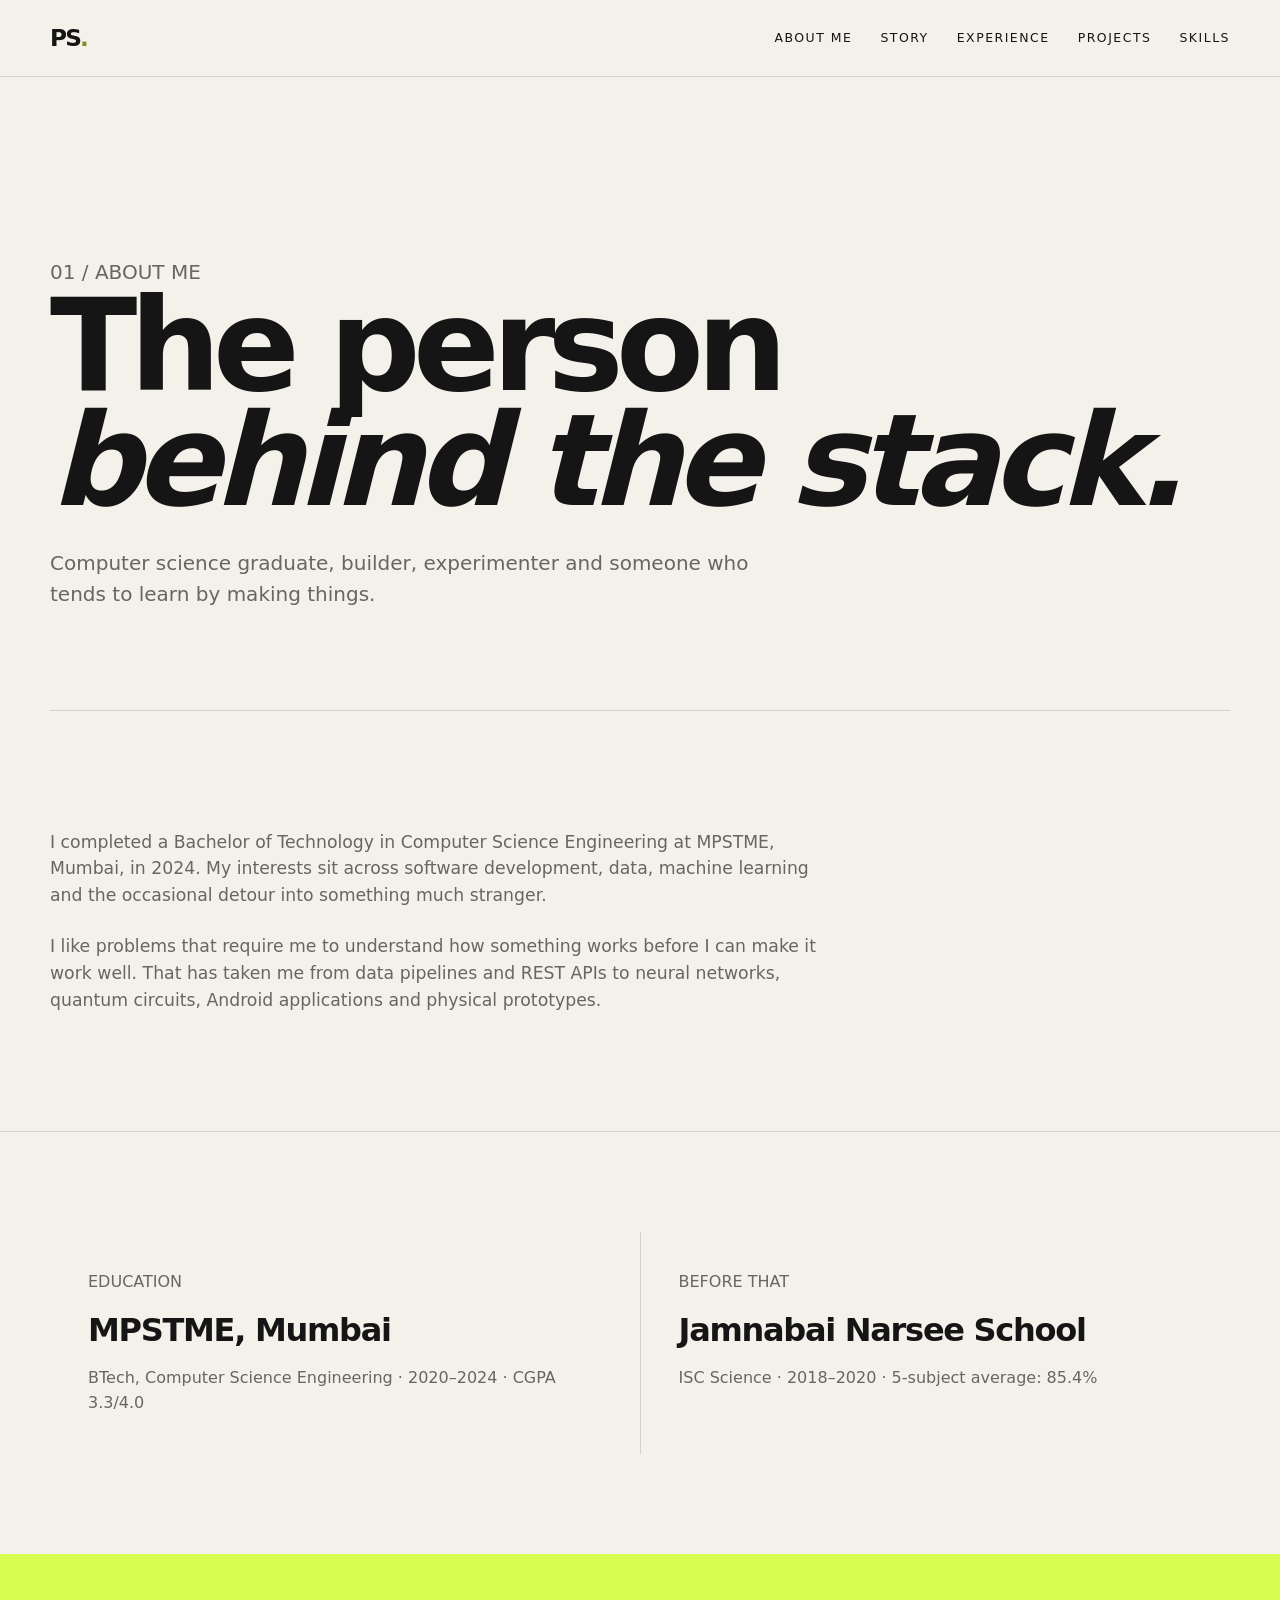
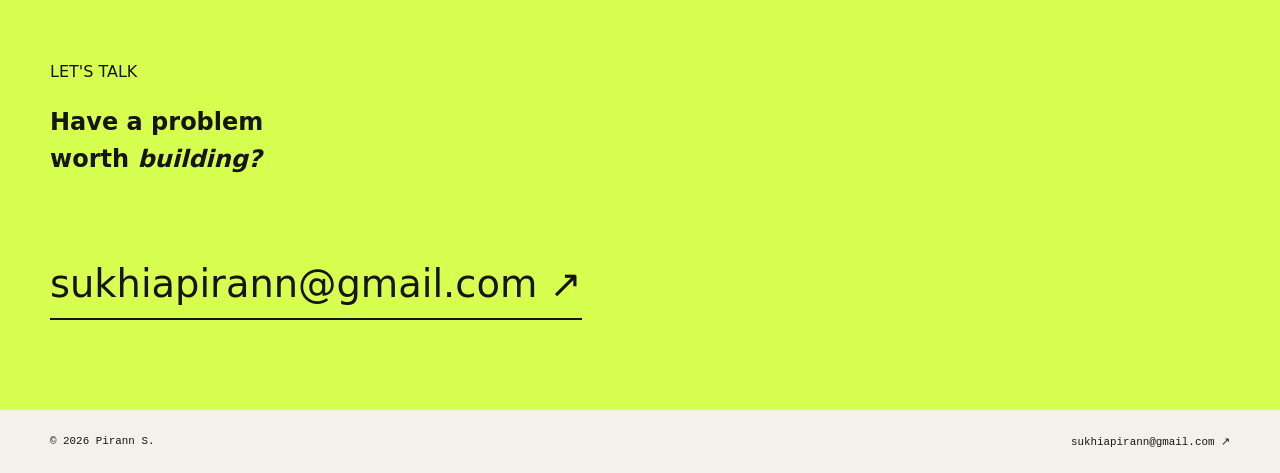
<file: dep/pages/about.html>
<!DOCTYPE html>
<html lang="en">
<head>
<meta charset="UTF-8"><meta name="viewport" content="width=device-width, initial-scale=1.0">
<meta name="description" content="Pirann S. — About Me"><title>Pirann S. — About Me</title>
<link rel="icon" type="image/svg+xml" href="../assets/favicon.svg">
<link rel="stylesheet" href="../styles/base.css"><link rel="stylesheet" href="../styles/pages.css"><link rel="stylesheet" href="../styles/responsive.css">
</head><body>
<header class="site-header"><nav class="nav container" aria-label="Primary navigation"><a class="brand" href="../index.html">PS<span>.</span></a><button class="nav-toggle" aria-label="Open navigation" aria-expanded="false"><span></span><span></span></button><div class="nav-links"><a href="about.html">About Me</a><a href="story.html">Story</a><a href="experience.html">Experience</a><a href="projects.html">Projects</a><a href="skills.html">Skills</a></div></nav></header>
<main class="page-main"><section class="page-hero container"><p class="eyebrow">01 / ABOUT ME</p><h1>The person<br><em>behind the stack.</em></h1><p>Computer science graduate, builder, experimenter and someone who tends to learn by making things.</p></section><section class="page-section container"><div class="page-copy"><p>I completed a Bachelor of Technology in Computer Science Engineering at MPSTME, Mumbai, in 2024. My interests sit across software development, data, machine learning and the occasional detour into something much stranger.</p><p>I like problems that require me to understand how something works before I can make it work well. That has taken me from data pipelines and REST APIs to neural networks, quantum circuits, Android applications and physical prototypes.</p></div></section><section class="page-section"><div class="page-grid-2"><article class="page-card"><p class="eyebrow">EDUCATION</p><h3>MPSTME, Mumbai</h3><p>BTech, Computer Science Engineering · 2020–2024 · CGPA 3.3/4.0</p></article><article class="page-card"><p class="eyebrow">BEFORE THAT</p><h3>Jamnabai Narsee School</h3><p>ISC Science · 2018–2020 · 5-subject average: 85.4%</p></article></div></section><section class="page-footer-cta"><div class="container"><p class="eyebrow">LET'S TALK</p><h2>Have a problem<br>worth <em>building?</em></h2><a class="contact-email" href="mailto:sukhiapirann@gmail.com">sukhiapirann@gmail.com ↗</a></div></section></main><footer class="footer container"><span>© <span id="year"></span> Pirann S.</span><a href="mailto:sukhiapirann@gmail.com">sukhiapirann@gmail.com ↗</a></footer><script src="../scripts/core.js" defer></script>
</body></html>
</file>
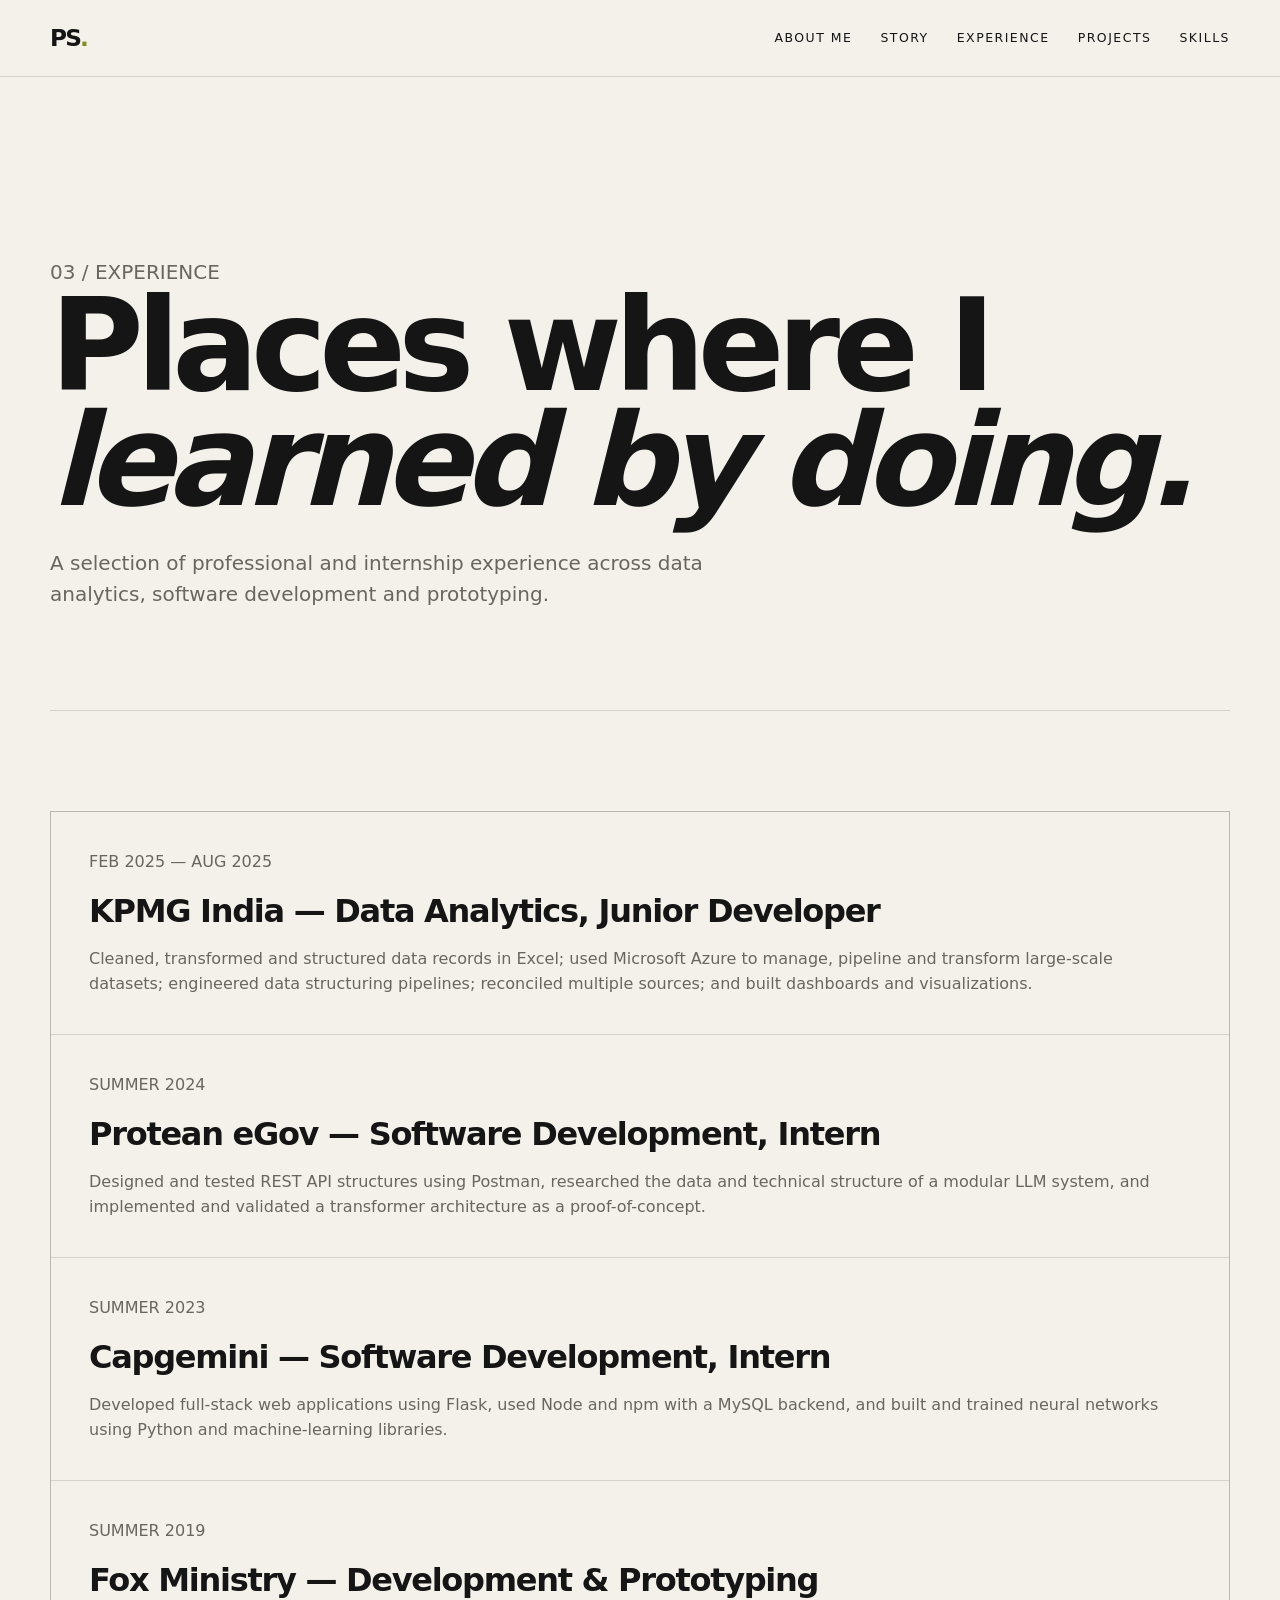
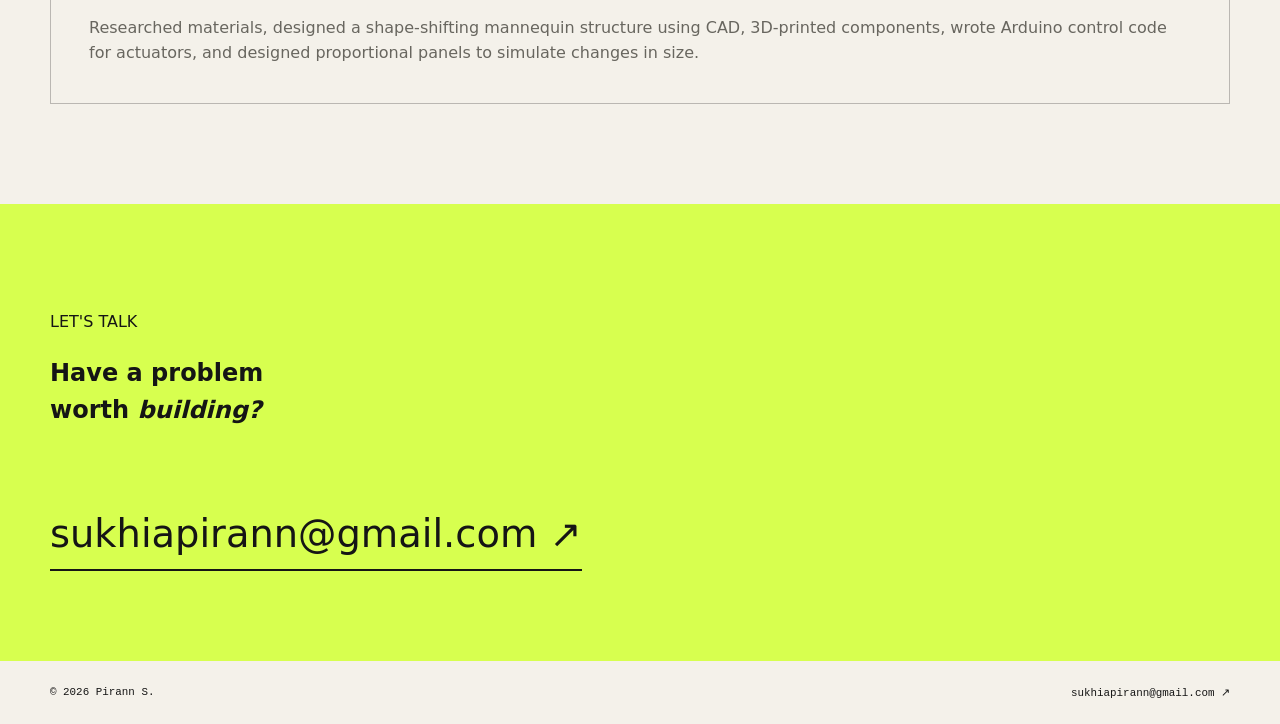
<file: dep/pages/experience.html>
<!DOCTYPE html>
<html lang="en">
<head>
<meta charset="UTF-8"><meta name="viewport" content="width=device-width, initial-scale=1.0">
<meta name="description" content="Pirann S. — Experience"><title>Pirann S. — Experience</title>
<link rel="icon" type="image/svg+xml" href="../assets/favicon.svg">
<link rel="stylesheet" href="../styles/base.css"><link rel="stylesheet" href="../styles/pages.css"><link rel="stylesheet" href="../styles/responsive.css">
</head><body>
<header class="site-header"><nav class="nav container" aria-label="Primary navigation"><a class="brand" href="../index.html">PS<span>.</span></a><button class="nav-toggle" aria-label="Open navigation" aria-expanded="false"><span></span><span></span></button><div class="nav-links"><a href="about.html">About Me</a><a href="story.html">Story</a><a href="experience.html">Experience</a><a href="projects.html">Projects</a><a href="skills.html">Skills</a></div></nav></header>
<main class="page-main"><section class="page-hero container"><p class="eyebrow">03 / EXPERIENCE</p><h1>Places where I<br><em>learned by doing.</em></h1><p>A selection of professional and internship experience across data analytics, software development and prototyping.</p></section><section class="page-section"><div class="page-list"><article class="page-card"><p class="eyebrow">FEB 2025 — AUG 2025</p><h3>KPMG India — Data Analytics, Junior Developer</h3><p>Cleaned, transformed and structured data records in Excel; used Microsoft Azure to manage, pipeline and transform large-scale datasets; engineered data structuring pipelines; reconciled multiple sources; and built dashboards and visualizations.</p></article><article class="page-card"><p class="eyebrow">SUMMER 2024</p><h3>Protean eGov — Software Development, Intern</h3><p>Designed and tested REST API structures using Postman, researched the data and technical structure of a modular LLM system, and implemented and validated a transformer architecture as a proof-of-concept.</p></article><article class="page-card"><p class="eyebrow">SUMMER 2023</p><h3>Capgemini — Software Development, Intern</h3><p>Developed full-stack web applications using Flask, used Node and npm with a MySQL backend, and built and trained neural networks using Python and machine-learning libraries.</p></article><article class="page-card"><p class="eyebrow">SUMMER 2019</p><h3>Fox Ministry — Development & Prototyping</h3><p>Researched materials, designed a shape-shifting mannequin structure using CAD, 3D-printed components, wrote Arduino control code for actuators, and designed proportional panels to simulate changes in size.</p></article></div></section><section class="page-footer-cta"><div class="container"><p class="eyebrow">LET'S TALK</p><h2>Have a problem<br>worth <em>building?</em></h2><a class="contact-email" href="mailto:sukhiapirann@gmail.com">sukhiapirann@gmail.com ↗</a></div></section></main><footer class="footer container"><span>© <span id="year"></span> Pirann S.</span><a href="mailto:sukhiapirann@gmail.com">sukhiapirann@gmail.com ↗</a></footer><script src="../scripts/core.js" defer></script>
</body></html>
</file>
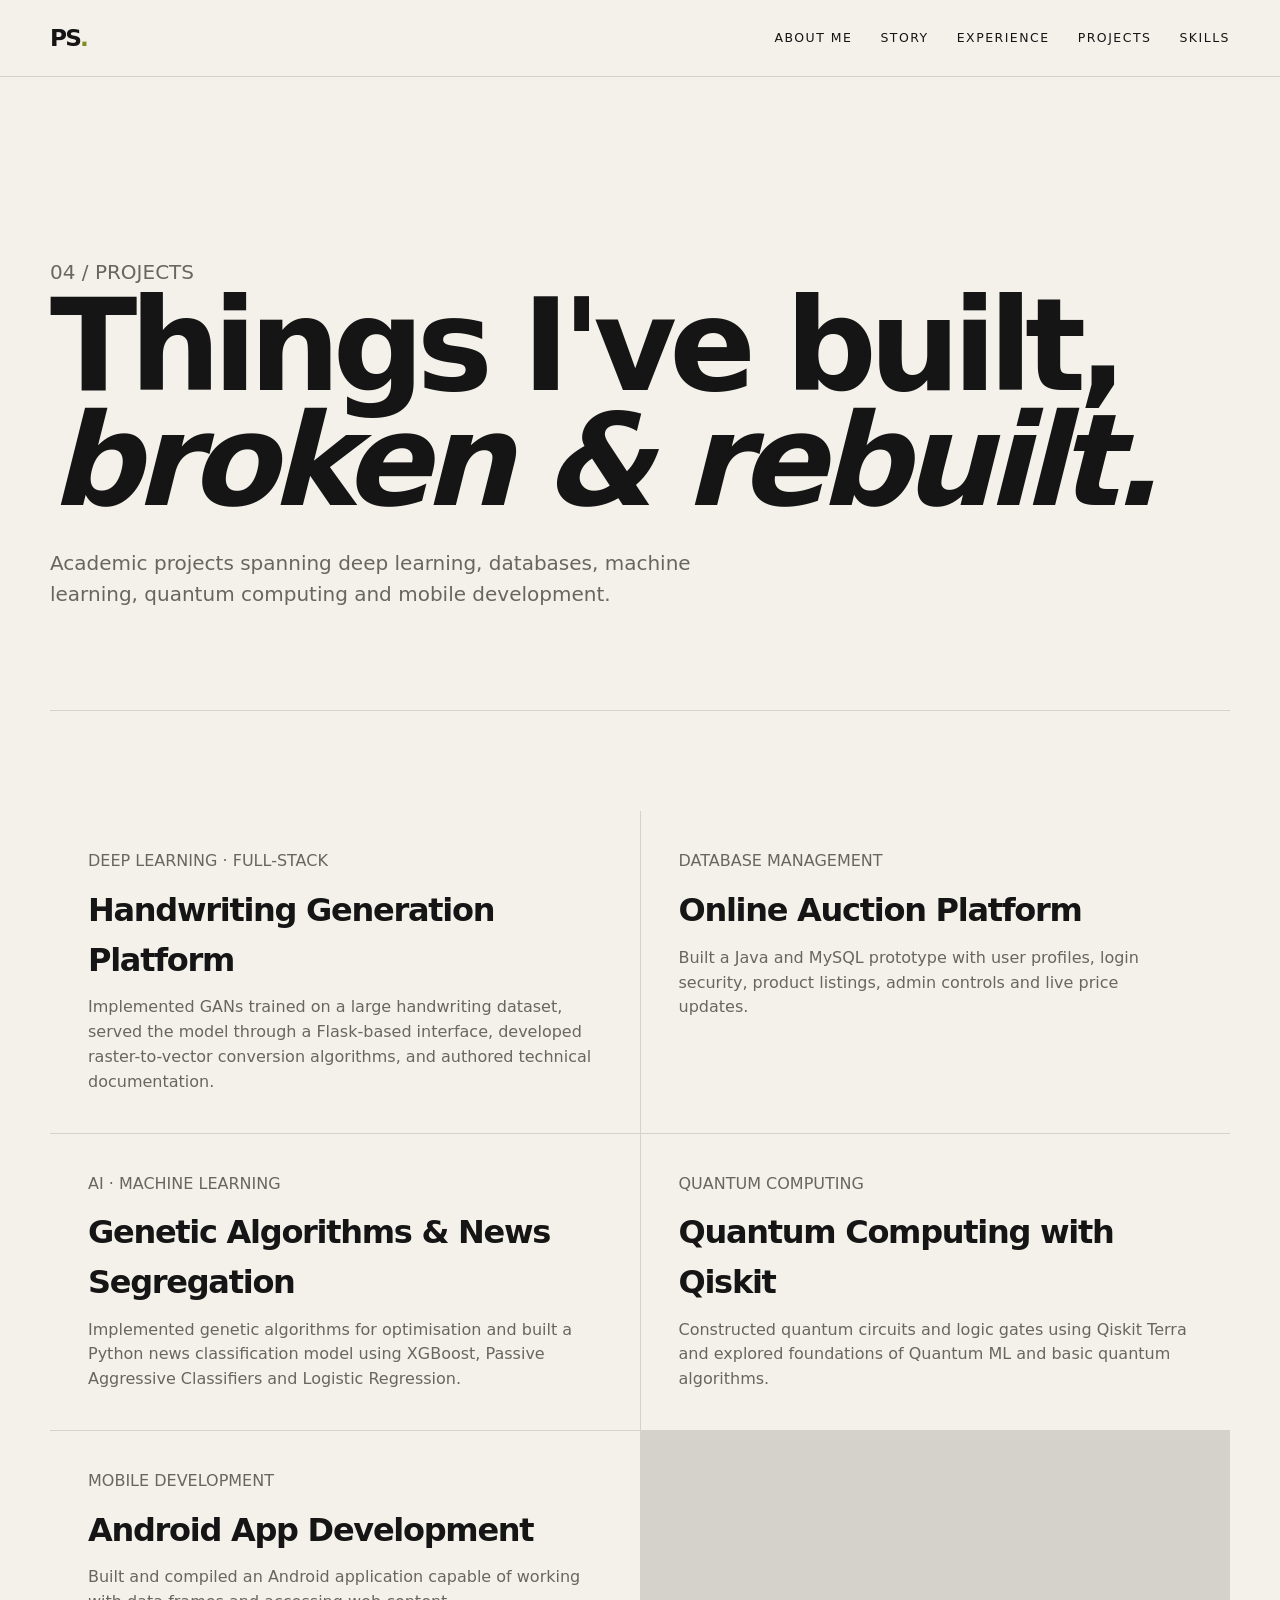
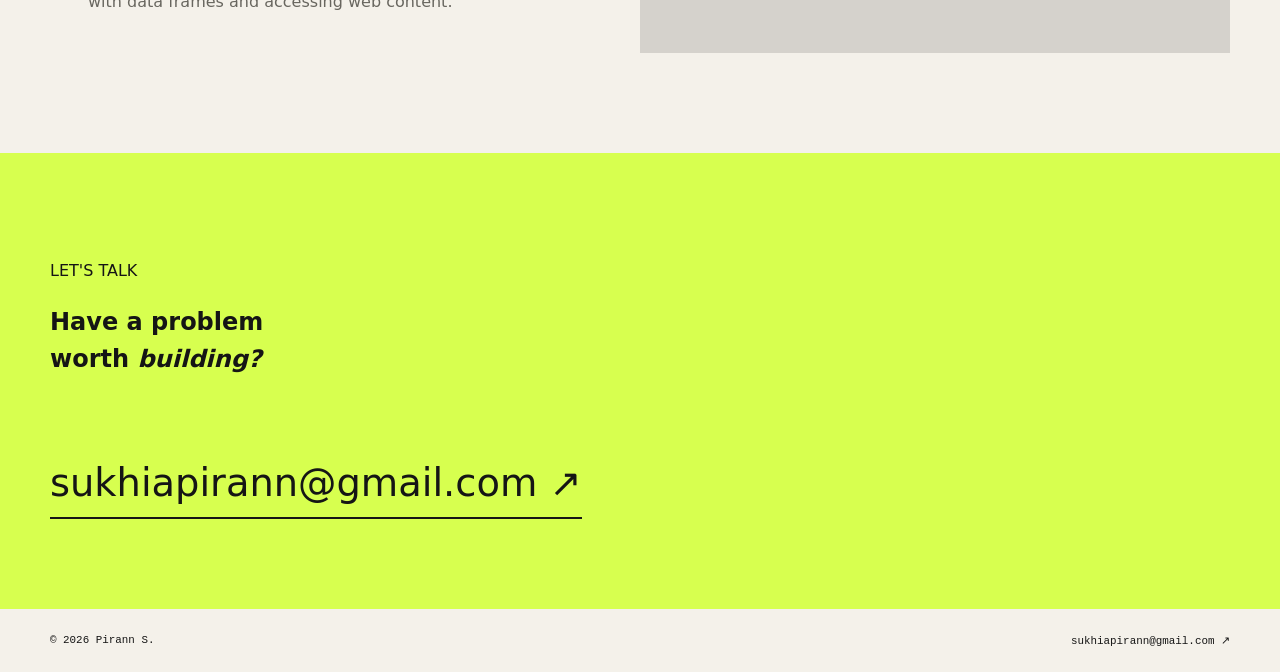
<file: dep/pages/projects.html>
<!DOCTYPE html>
<html lang="en">
<head>
<meta charset="UTF-8"><meta name="viewport" content="width=device-width, initial-scale=1.0">
<meta name="description" content="Pirann S. — Projects"><title>Pirann S. — Projects</title>
<link rel="icon" type="image/svg+xml" href="../assets/favicon.svg">
<link rel="stylesheet" href="../styles/base.css"><link rel="stylesheet" href="../styles/pages.css"><link rel="stylesheet" href="../styles/responsive.css">
</head><body>
<header class="site-header"><nav class="nav container" aria-label="Primary navigation"><a class="brand" href="../index.html">PS<span>.</span></a><button class="nav-toggle" aria-label="Open navigation" aria-expanded="false"><span></span><span></span></button><div class="nav-links"><a href="about.html">About Me</a><a href="story.html">Story</a><a href="experience.html">Experience</a><a href="projects.html">Projects</a><a href="skills.html">Skills</a></div></nav></header>
<main class="page-main"><section class="page-hero container"><p class="eyebrow">04 / PROJECTS</p><h1>Things I've built,<br><em>broken & rebuilt.</em></h1><p>Academic projects spanning deep learning, databases, machine learning, quantum computing and mobile development.</p></section><section class="page-section"><div class="page-grid-2"><article class="page-card"><p class="eyebrow">DEEP LEARNING · FULL-STACK</p><h3>Handwriting Generation Platform</h3><p>Implemented GANs trained on a large handwriting dataset, served the model through a Flask-based interface, developed raster-to-vector conversion algorithms, and authored technical documentation.</p></article><article class="page-card"><p class="eyebrow">DATABASE MANAGEMENT</p><h3>Online Auction Platform</h3><p>Built a Java and MySQL prototype with user profiles, login security, product listings, admin controls and live price updates.</p></article><article class="page-card"><p class="eyebrow">AI · MACHINE LEARNING</p><h3>Genetic Algorithms & News Segregation</h3><p>Implemented genetic algorithms for optimisation and built a Python news classification model using XGBoost, Passive Aggressive Classifiers and Logistic Regression.</p></article><article class="page-card"><p class="eyebrow">QUANTUM COMPUTING</p><h3>Quantum Computing with Qiskit</h3><p>Constructed quantum circuits and logic gates using Qiskit Terra and explored foundations of Quantum ML and basic quantum algorithms.</p></article><article class="page-card"><p class="eyebrow">MOBILE DEVELOPMENT</p><h3>Android App Development</h3><p>Built and compiled an Android application capable of working with data frames and accessing web content.</p></article></div></section><section class="page-footer-cta"><div class="container"><p class="eyebrow">LET'S TALK</p><h2>Have a problem<br>worth <em>building?</em></h2><a class="contact-email" href="mailto:sukhiapirann@gmail.com">sukhiapirann@gmail.com ↗</a></div></section></main><footer class="footer container"><span>© <span id="year"></span> Pirann S.</span><a href="mailto:sukhiapirann@gmail.com">sukhiapirann@gmail.com ↗</a></footer><script src="../scripts/core.js" defer></script>
</body></html>
</file>
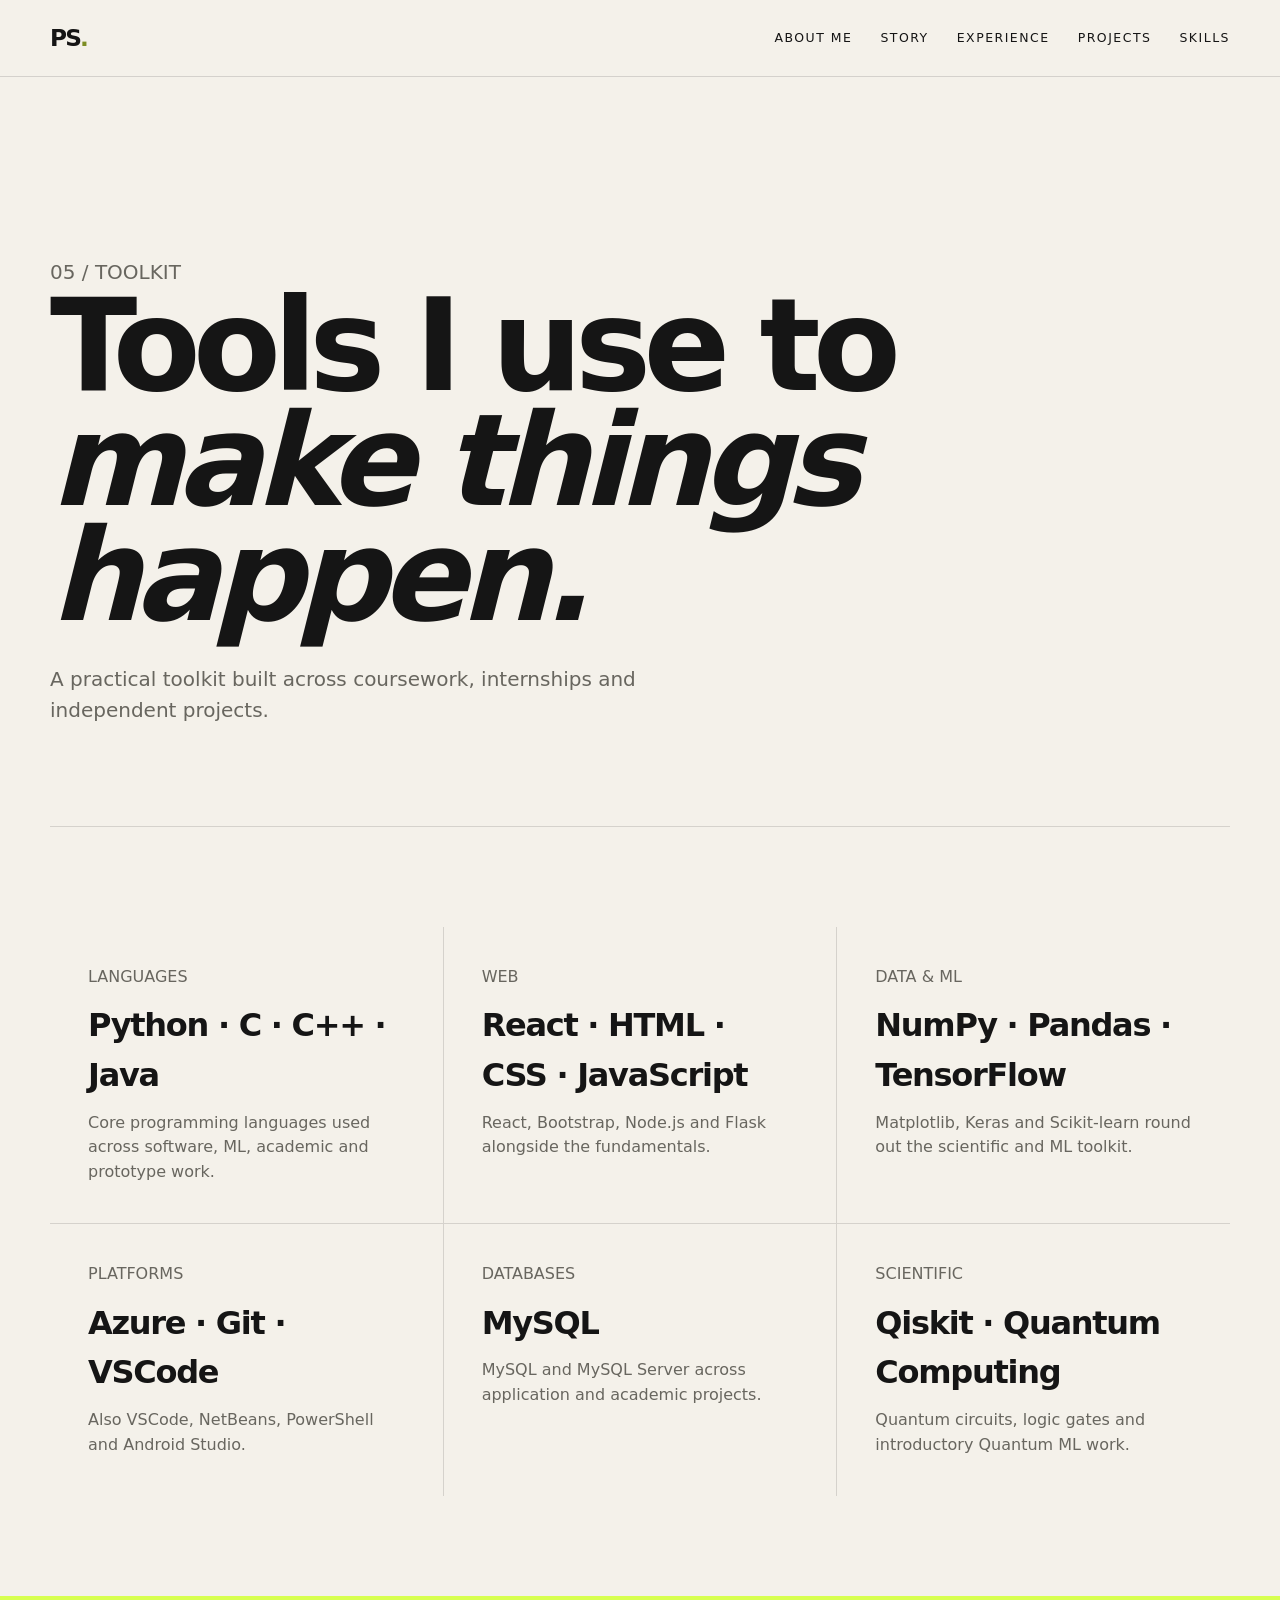
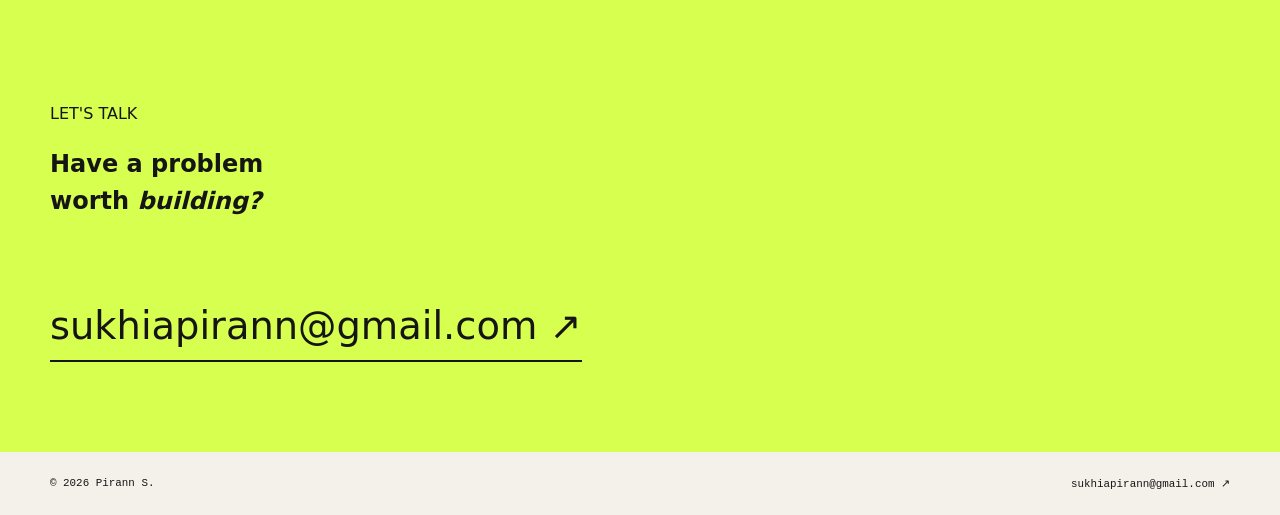
<file: dep/pages/skills.html>
<!DOCTYPE html>
<html lang="en">
<head>
<meta charset="UTF-8"><meta name="viewport" content="width=device-width, initial-scale=1.0">
<meta name="description" content="Pirann S. — Skills"><title>Pirann S. — Skills</title>
<link rel="icon" type="image/svg+xml" href="../assets/favicon.svg">
<link rel="stylesheet" href="../styles/base.css"><link rel="stylesheet" href="../styles/pages.css"><link rel="stylesheet" href="../styles/responsive.css">
</head><body>
<header class="site-header"><nav class="nav container" aria-label="Primary navigation"><a class="brand" href="../index.html">PS<span>.</span></a><button class="nav-toggle" aria-label="Open navigation" aria-expanded="false"><span></span><span></span></button><div class="nav-links"><a href="about.html">About Me</a><a href="story.html">Story</a><a href="experience.html">Experience</a><a href="projects.html">Projects</a><a href="skills.html">Skills</a></div></nav></header>
<main class="page-main"><section class="page-hero container"><p class="eyebrow">05 / TOOLKIT</p><h1>Tools I use to<br><em>make things happen.</em></h1><p>A practical toolkit built across coursework, internships and independent projects.</p></section><section class="page-section"><div class="page-grid-3"><article class="page-card"><p class="eyebrow">LANGUAGES</p><h3>Python · C · C++ · Java</h3><p>Core programming languages used across software, ML, academic and prototype work.</p></article><article class="page-card"><p class="eyebrow">WEB</p><h3>React · HTML · CSS · JavaScript</h3><p>React, Bootstrap, Node.js and Flask alongside the fundamentals.</p></article><article class="page-card"><p class="eyebrow">DATA & ML</p><h3>NumPy · Pandas · TensorFlow</h3><p>Matplotlib, Keras and Scikit-learn round out the scientific and ML toolkit.</p></article><article class="page-card"><p class="eyebrow">PLATFORMS</p><h3>Azure · Git · VSCode</h3><p>Also VSCode, NetBeans, PowerShell and Android Studio.</p></article><article class="page-card"><p class="eyebrow">DATABASES</p><h3>MySQL</h3><p>MySQL and MySQL Server across application and academic projects.</p></article><article class="page-card"><p class="eyebrow">SCIENTIFIC</p><h3>Qiskit · Quantum Computing</h3><p>Quantum circuits, logic gates and introductory Quantum ML work.</p></article></div></section><section class="page-footer-cta"><div class="container"><p class="eyebrow">LET'S TALK</p><h2>Have a problem<br>worth <em>building?</em></h2><a class="contact-email" href="mailto:sukhiapirann@gmail.com">sukhiapirann@gmail.com ↗</a></div></section></main><footer class="footer container"><span>© <span id="year"></span> Pirann S.</span><a href="mailto:sukhiapirann@gmail.com">sukhiapirann@gmail.com ↗</a></footer><script src="../scripts/core.js" defer></script>
</body></html>
</file>
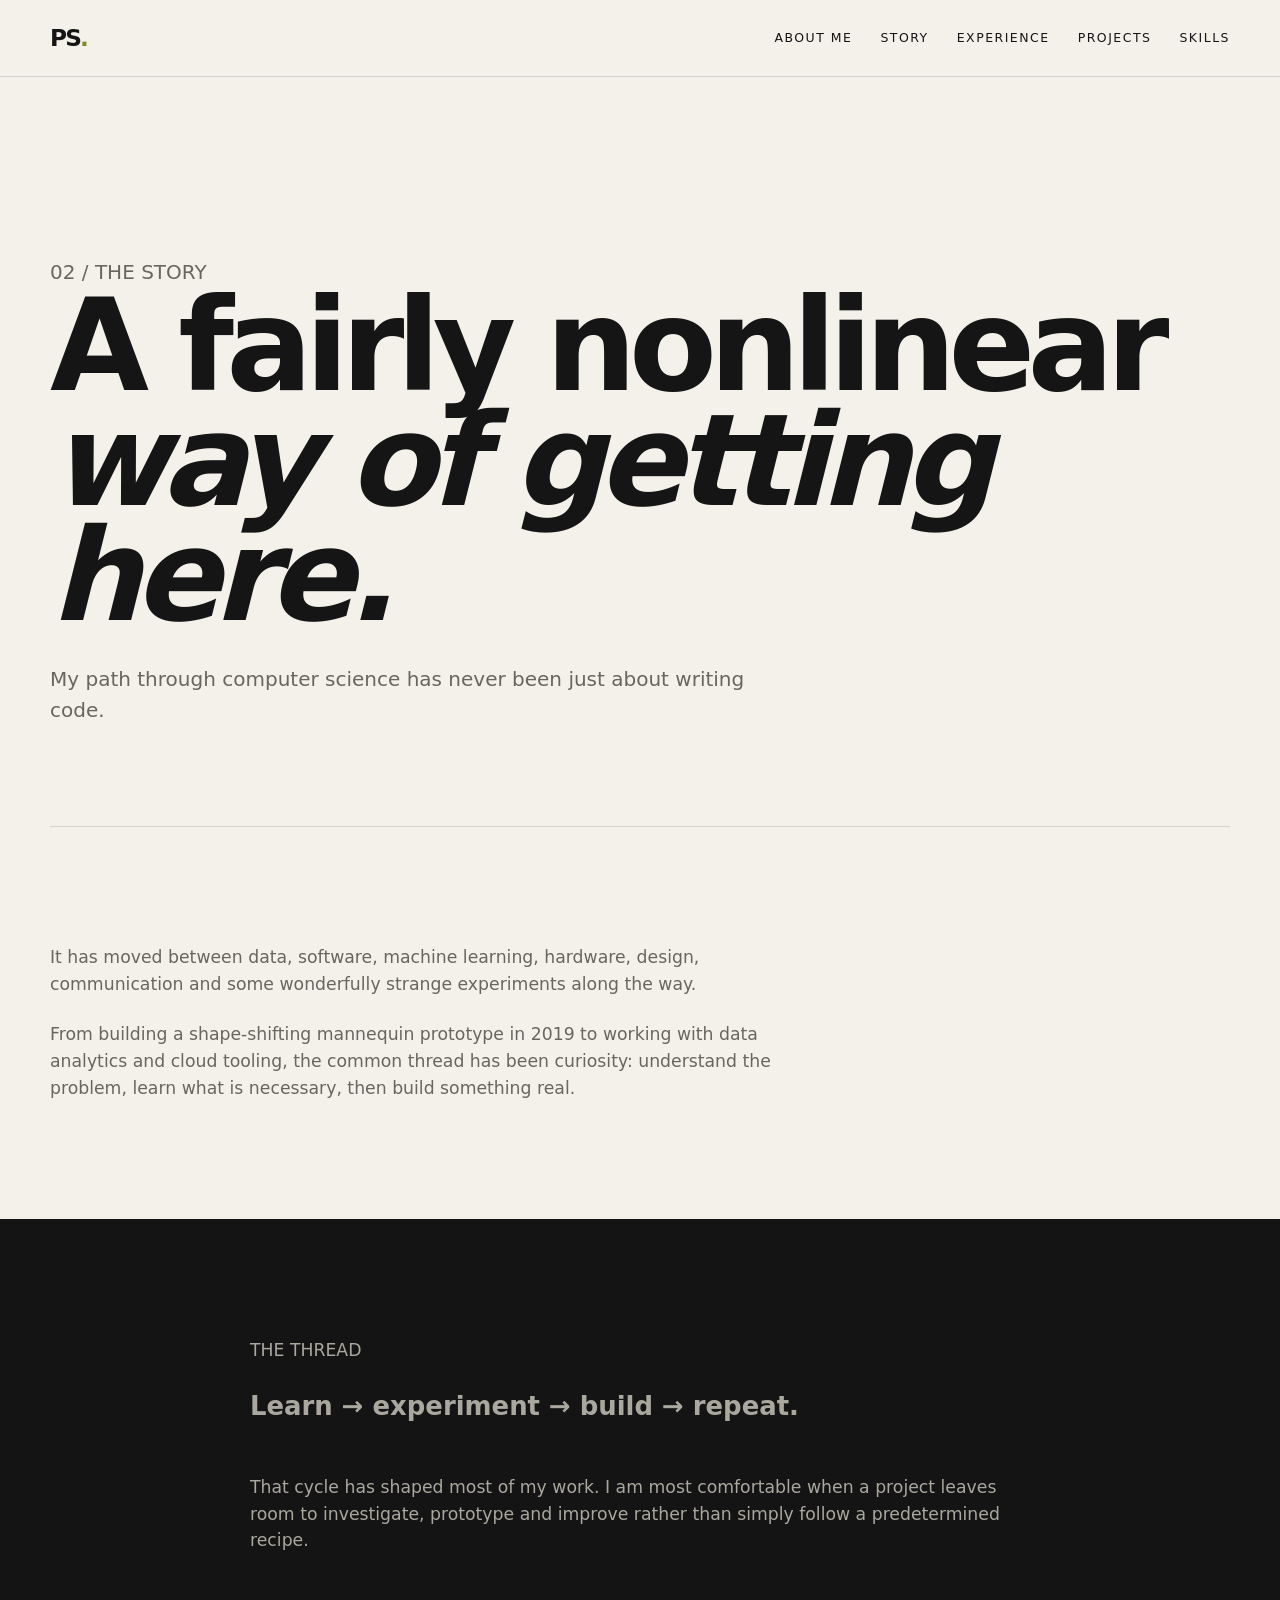
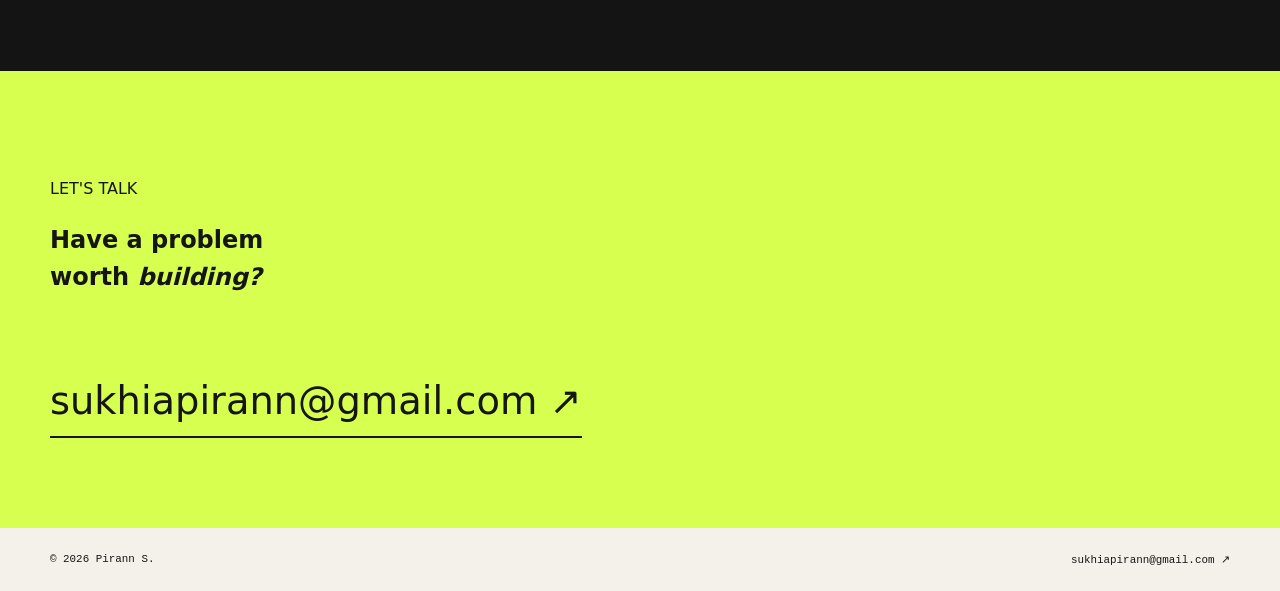
<file: dep/pages/story.html>
<!DOCTYPE html>
<html lang="en">
<head>
<meta charset="UTF-8"><meta name="viewport" content="width=device-width, initial-scale=1.0">
<meta name="description" content="Pirann S. — Story"><title>Pirann S. — Story</title>
<link rel="icon" type="image/svg+xml" href="../assets/favicon.svg">
<link rel="stylesheet" href="../styles/base.css"><link rel="stylesheet" href="../styles/pages.css"><link rel="stylesheet" href="../styles/responsive.css">
</head><body>
<header class="site-header"><nav class="nav container" aria-label="Primary navigation"><a class="brand" href="../index.html">PS<span>.</span></a><button class="nav-toggle" aria-label="Open navigation" aria-expanded="false"><span></span><span></span></button><div class="nav-links"><a href="about.html">About Me</a><a href="story.html">Story</a><a href="experience.html">Experience</a><a href="projects.html">Projects</a><a href="skills.html">Skills</a></div></nav></header>
<main class="page-main"><section class="page-hero container"><p class="eyebrow">02 / THE STORY</p><h1>A fairly nonlinear<br><em>way of getting here.</em></h1><p>My path through computer science has never been just about writing code.</p></section><section class="page-section container"><div class="page-copy"><p>It has moved between data, software, machine learning, hardware, design, communication and some wonderfully strange experiments along the way.</p><p>From building a shape-shifting mannequin prototype in 2019 to working with data analytics and cloud tooling, the common thread has been curiosity: understand the problem, learn what is necessary, then build something real.</p></div></section><section class="page-section page-dark"><div class="page-copy"><p class="eyebrow">THE THREAD</p><h2>Learn → experiment → build → repeat.</h2><p>That cycle has shaped most of my work. I am most comfortable when a project leaves room to investigate, prototype and improve rather than simply follow a predetermined recipe.</p></div></section><section class="page-footer-cta"><div class="container"><p class="eyebrow">LET'S TALK</p><h2>Have a problem<br>worth <em>building?</em></h2><a class="contact-email" href="mailto:sukhiapirann@gmail.com">sukhiapirann@gmail.com ↗</a></div></section></main><footer class="footer container"><span>© <span id="year"></span> Pirann S.</span><a href="mailto:sukhiapirann@gmail.com">sukhiapirann@gmail.com ↗</a></footer><script src="../scripts/core.js" defer></script>
</body></html>
</file>
<file: dep/styles/base.css>
:root {
  --bg: #f4f1ea;
  --surface: #ebe7de;
  --ink: #151515;
  --muted: #68665f;
  --line: rgba(21,21,21,.14);
  --dark: #141414;
  --dark-2: #1c1c1c;
  --accent: #d7ff4f;
  --serif: Georgia, "Times New Roman", serif;
  --sans: Inter, ui-sans-serif, system-ui, -apple-system, BlinkMacSystemFont, "Segoe UI", sans-serif;
  --mono: "SFMono-Regular", Consolas, "Liberation Mono", monospace;
}

* { box-sizing: border-box; }
html { scroll-behavior: smooth; }
body {
  margin: 0;
  background: var(--bg);
  color: var(--ink);
  font-family: var(--sans);
  line-height: 1.55;
  -webkit-font-smoothing: antialiased;
}
a { color: inherit; }
.container { width: min(1180px, calc(100% - 48px)); margin-inline: auto; }

.site-header {
  position: sticky; top: 0; z-index: 20;
  background: color-mix(in srgb, var(--bg) 90%, transparent);
  backdrop-filter: blur(14px);
  border-bottom: 1px solid var(--line);
}
.nav { height: 76px; display: flex; align-items: center; justify-content: space-between; }
.brand { font-size: 1.45rem; font-weight: 900; text-decoration: none; letter-spacing: -.08em; }
.brand span { color: #7d8e24; }
.nav-links { display: flex; gap: 28px; align-items: center; }
.nav-links a { text-decoration: none; font-size: .78rem; text-transform: uppercase; letter-spacing: .12em; }
.nav-links a:hover, .text-link:hover { opacity: .55; }
.nav-toggle { display: none; background: none; border: 0; }


.contact-section { background: var(--accent); padding: 120px 0 70px; }
.contact-inner h2 { font-size: clamp(4rem, 10vw, 9rem); max-width: 1050px; }
.contact-email { display: inline-block; margin-top: 55px; font-size: clamp(1.3rem, 3vw, 2.4rem); text-decoration: none; border-bottom: 2px solid; padding-bottom: 5px; }
.contact-meta { display: flex; justify-content: space-between; gap: 20px; margin-top: 90px; font: .72rem var(--mono); text-transform: uppercase; }
.footer { display: flex; justify-content: space-between; padding-block: 25px; font: .68rem var(--mono); }.footer a { text-decoration: none; }
</file>
<file: dep/styles/home.css>
.hero {
  min-height: calc(100svh - 76px);
  display: grid; grid-template-columns: 1.15fr .85fr; align-items: center;
  gap: 50px; padding-block: 80px;
}
.eyebrow { margin: 0 0 20px; font-size: .7rem; font-weight: 800; letter-spacing: .18em; }
.hero h1, h2 { margin: 0; letter-spacing: -.055em; line-height: .94; }
.hero h1 { font-size: clamp(3.8rem, 8vw, 7.6rem); }
.pirann-name {
  position: relative;
  display: inline-block;
  width: fit-content;
  min-width: 6ch;
  max-width: 100%;
  height: 1em;
  cursor: default;
  vertical-align: baseline;
  isolation: isolate;
  overflow: visible;
}
.pirann-visual,
.pirann-selectable {
  position: absolute;
  inset: 0 auto 0 0;
  display: block;
  white-space: nowrap;
  font-family: var(--serif);
  font-style: italic;
  font-weight: 400;
  letter-spacing: inherit;
}
.pirann-visual {
  z-index: 2;
  pointer-events: none;
}
.pirann-selectable {
  z-index: 1;
  color: transparent;
  background: transparent;
  user-select: text;
  -webkit-user-select: text;
}
.pirann-selectable::selection,
.pirann-name::selection {
  background: transparent;
  color: transparent;
}
.pirann-period {
  position: absolute;
  left: 0;
  top: 0;
  z-index: 3;
  pointer-events: none;
}

/* Native-looking highlight for the progressively revealed alias. */
.pirann-name.is-selecting .pirann-visual {
  background: Highlight;
  color: HighlightText;
  padding-inline: .04em;
  border-radius: 1px;
}
</file>
<file: dep/styles/responsive.css>
@media (max-width: 800px) {
  .container { width: min(100% - 32px, 1180px); }
  .nav { height: 64px; }
  .nav-toggle { display: grid; gap: 5px; padding: 10px; }
  .nav-toggle span { display: block; width: 22px; height: 1px; background: var(--ink); }
  .nav-links { display: none; position: absolute; top: 64px; left: 0; right: 0; background: var(--bg); border-bottom: 1px solid var(--line); padding: 22px 16px; flex-direction: column; align-items: flex-start; }
  .nav-links.open { display: flex; }
  .hero { grid-template-columns: 1fr; padding-block: 65px; }
  .hero h1 { font-size: clamp(2.65rem, 10.5vw, 5rem); }
  .pirann-name { min-width: 5.5ch; max-width: calc(100vw - 32px); }
  .pirann-visual, .pirann-selectable { max-width: calc(100vw - 32px); }
  .story-grid, .code-layout { grid-template-columns: 1fr; gap: 45px; }
  .section { padding-block: 90px; }
  .timeline-item { grid-template-columns: 1fr; gap: 12px; }
  .project-grid { grid-template-columns: 1fr; }
  .project-card.featured { grid-column: auto; grid-template-columns: 55px 1fr; min-height: 0; }
  .project-card { min-height: 0; padding: 30px 22px; }
  .skills-grid, .education-grid { grid-template-columns: 1fr; }
  .skill-group { padding: 24px 0; }
  .education-grid > div { min-height: 0; padding: 30px 24px; }
  .contact-section { padding-top: 90px; }
  .contact-meta { margin-top: 60px; flex-direction: column; }
  .footer { flex-direction: column; gap: 10px; }
}

@media (min-width: 801px) and (max-width: 1100px) {
  .nav-links { gap: 18px; }
  .hero h1 { font-size: clamp(3.5rem, 7.2vw, 6.2rem); }
  .section { padding-block: 110px; }
}

@media (max-width: 520px) {
  .container { width: min(100% - 24px, 1180px); }
  .hero h1 { font-size: clamp(2.35rem, 12vw, 4rem); }
  .hero-text { font-size: .96rem; }
  .hero-actions { flex-wrap: wrap; gap: 18px; }
  .button { width: 100%; justify-content: space-between; }
  .section-heading { margin-bottom: 50px; }
  h2 { font-size: clamp(2.55rem, 12vw, 4rem); }
  .project-card.featured { grid-template-columns: 1fr; gap: 18px; }
  .contact-inner h2 { font-size: clamp(3.5rem, 18vw, 6rem); }
  .contact-email { overflow-wrap: anywhere; }
}

@media (prefers-reduced-motion: reduce) {
  html { scroll-behavior: auto; }
  .ticker-track { animation: none; }
}

@media (max-width: 800px) {
  .contact-section { padding-top: 90px; }
  .contact-meta { margin-top: 60px; flex-direction: column; }
  .footer { flex-direction: column; gap: 10px; }
}
</file>
<file: css/base.css>
:root {
  --bg: #f4f1ea;
  --surface: #ebe7de;
  --ink: #151515;
  --muted: #68665f;
  --line: rgba(21,21,21,.14);
  --dark: #141414;
  --dark-2: #1c1c1c;
  --accent: #d7ff4f;
  --serif: Georgia, "Times New Roman", serif;
  --sans: Inter, ui-sans-serif, system-ui, -apple-system, BlinkMacSystemFont, "Segoe UI", sans-serif;
  --mono: "SFMono-Regular", Consolas, "Liberation Mono", monospace;
}

* { box-sizing: border-box; }
html { scroll-behavior: smooth; }
body {
  margin: 0;
  background: var(--bg);
  color: var(--ink);
  font-family: var(--sans);
  line-height: 1.55;
  -webkit-font-smoothing: antialiased;
}
a { color: inherit; }
.container { width: min(1180px, calc(100% - 48px)); margin-inline: auto; }

.site-header {
  position: sticky; top: 0; z-index: 20;
  background: color-mix(in srgb, var(--bg) 90%, transparent);
  backdrop-filter: blur(14px);
  border-bottom: 1px solid var(--line);
}
.nav { height: 76px; display: flex; align-items: center; justify-content: space-between; }
.brand { font-size: 1.45rem; font-weight: 900; text-decoration: none; letter-spacing: -.08em; }
.brand span { color: #7d8e24; }
.nav-links { display: flex; gap: 28px; align-items: center; }
.nav-links a { text-decoration: none; font-size: .78rem; text-transform: uppercase; letter-spacing: .12em; }
.nav-links a:hover, .text-link:hover { opacity: .55; }
.nav-toggle { display: none; background: none; border: 0; }


em { font-family: var(--serif); font-weight: 400; }
.hero-text { max-width: 580px; margin: 30px 0; color: var(--muted); font-size: clamp(1rem, 1.5vw, 1.2rem); }
</file>
<file: css/hero.css>
.hero {
  min-height: calc(100svh - 76px);
  display: grid; grid-template-columns: 1.15fr .85fr; align-items: center;
  gap: 50px; padding-block: 80px;
}
.eyebrow { margin: 0 0 20px; font-size: .7rem; font-weight: 800; letter-spacing: .18em; }
.hero h1, h2 { margin: 0; letter-spacing: -.055em; line-height: .94; }
.hero h1 { font-size: clamp(3.8rem, 8vw, 7.6rem); }

.hero-actions { display: flex; gap: 28px; align-items: center; }
.button {
  display: inline-flex; gap: 24px; align-items: center; padding: 16px 20px;
  text-decoration: none; font-size: .8rem; text-transform: uppercase; letter-spacing: .08em; font-weight: 800;
}
.button-primary { background: var(--ink); color: var(--bg); }
.button-primary:hover { transform: translateY(-2px); }
.text-link { text-decoration: none; font-weight: 700; font-size: .9rem; }

.hero-orbit { position: relative; aspect-ratio: 1; max-width: 520px; margin-inline: auto; width: 100%; }
</file>
<file: css/name.css>
.pirann-name {
  position: relative;
  display: inline-block;
  max-width: 100%;
  height: 1em;
  cursor: default;
  vertical-align: baseline;
  isolation: isolate;
}
.pirann-name::before {
  content: "3point1four.";
  display: inline-block;
  visibility: hidden;
  white-space: nowrap;
  max-width: 100%;
}
.pirann-visual,
.pirann-selectable {
  position: absolute;
  inset: 0 auto auto 0;
  display: block;
  white-space: nowrap;
  font-family: Georgia, "Times New Roman", serif;
  font-style: italic;
  font-weight: 400;
  letter-spacing: inherit;
}
.pirann-visual {
  z-index: 2;
  pointer-events: none;
}
.pirann-selectable {
  z-index: 1;
  color: transparent;
  background: transparent;
  user-select: text;
  -webkit-user-select: text;
}
.pirann-selectable::selection,
.pirann-name::selection {
  background: transparent;
  color: transparent;
}
@media (max-width: 800px) {
  .pirann-name { max-width: 100%; }
  .pirann-visual, .pirann-selectable { max-width: 100%; }
}
h2 { font-size: clamp(3rem, 6vw, 5.8rem); }

/* Native, familiar text selection for the 3point1four name. */
.pirann-selectable::selection,
.pirann-selectable::-moz-selection {
  background: var(--accent);
  color: var(--ink);
}
.pirann-name.is-selected .pirann-visual { visibility: hidden; }
.pirann-name.is-selected .pirann-selectable {
  color: inherit;
  z-index: 3;
}
</file>
<file: css/sections.css>
.ticker { overflow: hidden; border-block: 1px solid var(--line); padding: 18px 0; }
.ticker-track { width: max-content; display: flex; gap: 22px; align-items: center; animation: ticker 28s linear infinite; }
.ticker span { font-size: .7rem; font-weight: 900; letter-spacing: .16em; }.ticker i { font-style: normal; color: #879b2a; }
@keyframes ticker { to { transform: translateX(-50%); } }

.section { padding-block: 140px; }
.section-heading { margin-bottom: 75px; }
.section-heading h2 { max-width: 850px; }
.story-grid { display: grid; grid-template-columns: 1.1fr .9fr; gap: 90px; }
.large-copy { font-size: clamp(1.7rem, 3vw, 2.8rem); line-height: 1.16; letter-spacing: -.035em; margin: 0; }
.story-text { color: var(--muted); max-width: 570px; font-size: 1.05rem; }
.story-text p + p { margin-top: 24px; }

.section-dark, .code-section { background: var(--dark); color: #f4f1ea; }
.light .eyebrow { color: #aaa79e; }
.timeline { border-top: 1px solid rgba(244,241,234,.2); }
.timeline-item { display: grid; grid-template-columns: 230px 1fr; gap: 40px; padding: 42px 0; border-bottom: 1px solid rgba(244,241,234,.2); }
.timeline-date, .year { font: 700 .68rem var(--mono); letter-spacing: .1em; color: #aaa79e; }
.timeline h3, .project-card h3, .skill-group h3, .education-grid h3 { margin: 0; font-size: 1.5rem; letter-spacing: -.035em; }
.timeline .role { margin: 3px 0 18px; color: var(--accent); font-size: .8rem; text-transform: uppercase; letter-spacing: .1em; font-weight: 800; }
.timeline p:not(.role) { max-width: 750px; color: #b9b6ae; }
.tag-row { display: flex; flex-wrap: wrap; gap: 7px; margin-top: 22px; }.tag-row span { border: 1px solid rgba(244,241,234,.2); padding: 6px 8px; font: .62rem var(--mono); }

.project-grid { display: grid; grid-template-columns: repeat(2, 1fr); gap: 1px; background: var(--line); border: 1px solid var(--line); }
.project-card { background: var(--bg); padding: 42px; min-height: 330px; position: relative; }
.project-card.featured { grid-column: span 2; min-height: 400px; display: grid; grid-template-columns: 100px 1fr; gap: 20px; }
.project-number { font: 700 .72rem var(--mono); color: var(--muted); }
.project-type { font: 700 .65rem var(--mono); letter-spacing: .13em; color: var(--muted); }
.project-card h3 { font-size: clamp(1.7rem, 3vw, 2.8rem); margin: 14px 0; }
.project-card:not(.featured) h3 { font-size: 1.7rem; }
.project-card p:not(.project-type) { color: var(--muted); max-width: 650px; }
.project-card a { display: inline-block; margin-top: 20px; font-weight: 800; text-decoration: none; border-bottom: 1px solid; padding-bottom: 3px; }

.code-section { padding-block: 140px; }
.code-layout { display: grid; grid-template-columns: .75fr 1.25fr; gap: 70px; align-items: start; }
.code-copy .large-copy { color: #f4f1ea; }
.code-copy > p:not(.large-copy) { color: #aaa79e; max-width: 450px; margin-top: 28px; }
.code-tabs { display: flex; gap: 8px; margin-top: 40px; flex-wrap: wrap; }
.code-tab { background: transparent; border: 1px solid rgba(244,241,234,.2); color: #aaa79e; padding: 10px 14px; font: 700 .7rem var(--mono); cursor: pointer; }
.code-tab.active, .code-tab:hover { background: var(--accent); color: var(--ink); border-color: var(--accent); }
.code-window { overflow: hidden; background: #0b0b0b; border: 1px solid #292929; box-shadow: 0 30px 80px rgba(0,0,0,.3); }
.window-bar { height: 42px; display: flex; align-items: center; gap: 7px; padding: 0 14px; border-bottom: 1px solid #292929; }
.window-bar span { width: 8px; height: 8px; border-radius: 50%; background: #444; }.window-bar small { margin-left: 12px; color: #777; font: .65rem var(--mono); }
pre { margin: 0; padding: 28px; overflow-x: auto; min-height: 300px; font: .82rem/1.75 var(--mono); color: #ddd; }
.code-keyword { color: #dcaaff; }.code-string { color: #bde78b; }.code-comment { color: #777; }.code-function { color: #8fd4ff; }

.skills-grid { display: grid; grid-template-columns: repeat(3, 1fr); border-top: 1px solid var(--line); }
.skill-group { padding: 28px 24px 28px 0; border-bottom: 1px solid var(--line); }
.skill-group p { color: var(--muted); margin-bottom: 0; }

.education-grid { display: grid; grid-template-columns: repeat(2, 1fr); gap: 1px; background: var(--line); }
.education-grid > div { background: var(--bg); padding: 38px; min-height: 240px; }
.education-grid h3 { margin: 12px 0 6px; }.education-grid p { margin: 0 0 16px; }.education-grid small { color: var(--muted); }

.contact-section { background: var(--accent); padding: 120px 0 70px; }
.contact-inner h2 { font-size: clamp(4rem, 10vw, 9rem); max-width: 1050px; }
.contact-email { display: inline-block; margin-top: 55px; font-size: clamp(1.3rem, 3vw, 2.4rem); text-decoration: none; border-bottom: 2px solid; padding-bottom: 5px; }
.contact-meta { display: flex; justify-content: space-between; gap: 20px; margin-top: 90px; font: .72rem var(--mono); text-transform: uppercase; }
.footer { display: flex; justify-content: space-between; padding-block: 25px; font: .68rem var(--mono); }.footer a { text-decoration: none; }
</file>
<file: css/responsive.css>
@media (max-width: 800px) {
  .hero h1 { font-size: clamp(2.65rem, 10.5vw, 5rem); }
  .container { width: min(100% - 32px, 1180px); }
  .nav { height: 64px; }.nav-toggle { display: grid; gap: 5px; padding: 10px; }.nav-toggle span { display: block; width: 22px; height: 1px; background: var(--ink); }
  .nav-links { display: none; position: absolute; top: 64px; left: 0; right: 0; background: var(--bg); border-bottom: 1px solid var(--line); padding: 22px 16px; flex-direction: column; align-items: flex-start; }.nav-links.open { display: flex; }
  .hero { grid-template-columns: 1fr; padding-block: 65px; }
  .story-grid, .code-layout { grid-template-columns: 1fr; gap: 45px; }.section { padding-block: 90px; }
  .timeline-item { grid-template-columns: 1fr; gap: 12px; }.project-grid { grid-template-columns: 1fr; }.project-card.featured { grid-column: auto; grid-template-columns: 55px 1fr; min-height: 0; }.project-card { min-height: 0; padding: 30px 22px; }
  .skills-grid, .education-grid { grid-template-columns: 1fr; }.skill-group { padding: 24px 0; }.education-grid > div { min-height: 0; padding: 30px 24px; }
  .contact-section { padding-top: 90px; }.contact-meta { margin-top: 60px; flex-direction: column; }.footer { flex-direction: column; gap: 10px; }
}
@media (prefers-reduced-motion: reduce) { html { scroll-behavior: auto; } .ticker-track { animation: none; } }
</file>
<file: dep/styles/pages.css>
.page-main { padding-top: 80px; }
.page-hero { padding-block: 70px 100px; border-bottom: 1px solid var(--line); }
.page-hero h1 { margin: 0; font-size: clamp(4rem, 10vw, 9rem); line-height: .9; letter-spacing: -.06em; }
.page-hero p { max-width: 700px; margin: 30px 0 0; color: var(--muted); font-size: clamp(1rem, 1.7vw, 1.25rem); }
.page-section { padding-block: 100px; }
.page-section + .page-section { border-top: 1px solid var(--line); }
.page-section h2 { margin-bottom: 48px; }
.page-copy { max-width: 780px; color: var(--muted); font-size: 1.08rem; }
.page-copy p + p { margin-top: 24px; }
.page-list { display: grid; gap: 1px; background: var(--line); border: 1px solid var(--line); }
.page-card { background: var(--bg); padding: 38px; }
.page-card h3 { margin: 0 0 10px; font-size: clamp(1.5rem, 2.5vw, 2.2rem); letter-spacing: -.04em; }
.page-card p { margin: 0; color: var(--muted); }
.page-card .eyebrow { margin-bottom: 12px; }
.page-dark { background: var(--dark); color: #f4f1ea; }
.page-dark .page-copy, .page-dark .page-card p { color: #aaa79e; }
.page-dark .page-card { background: var(--dark-2); }
.page-grid-2 { display: grid; grid-template-columns: repeat(2, minmax(0,1fr)); gap: 1px; background: var(--line); }
.page-grid-3 { display: grid; grid-template-columns: repeat(3, minmax(0,1fr)); gap: 1px; background: var(--line); }
.page-grid-2 > *, .page-grid-3 > * { min-width: 0; }
.page-footer-cta { background: var(--accent); padding-block: 90px; }
.page-footer-cta h2 { max-width: 850px; }
@media (max-width: 800px) { .page-main { padding-top: 40px; } .page-hero { padding-block: 50px 70px; } .page-section { padding-block: 70px; } .page-grid-2, .page-grid-3 { grid-template-columns: 1fr; } .page-card { padding: 28px 22px; } }

.page-footer-cta .contact-email { color: var(--ink); }

.page-list, .page-grid-2, .page-grid-3 {
  width: min(1180px, calc(100% - 48px));
  margin-inline: auto;
}
.page-dark > .page-copy { width: min(1180px, calc(100% - 48px)); margin-inline: auto; }
@media (max-width: 800px) {
  .page-list, .page-grid-2, .page-grid-3, .page-dark > .page-copy { width: min(100% - 32px, 1180px); }
}
@media (max-width: 520px) {
  .page-list, .page-grid-2, .page-grid-3, .page-dark > .page-copy { width: min(100% - 24px, 1180px); }
}
</file>
